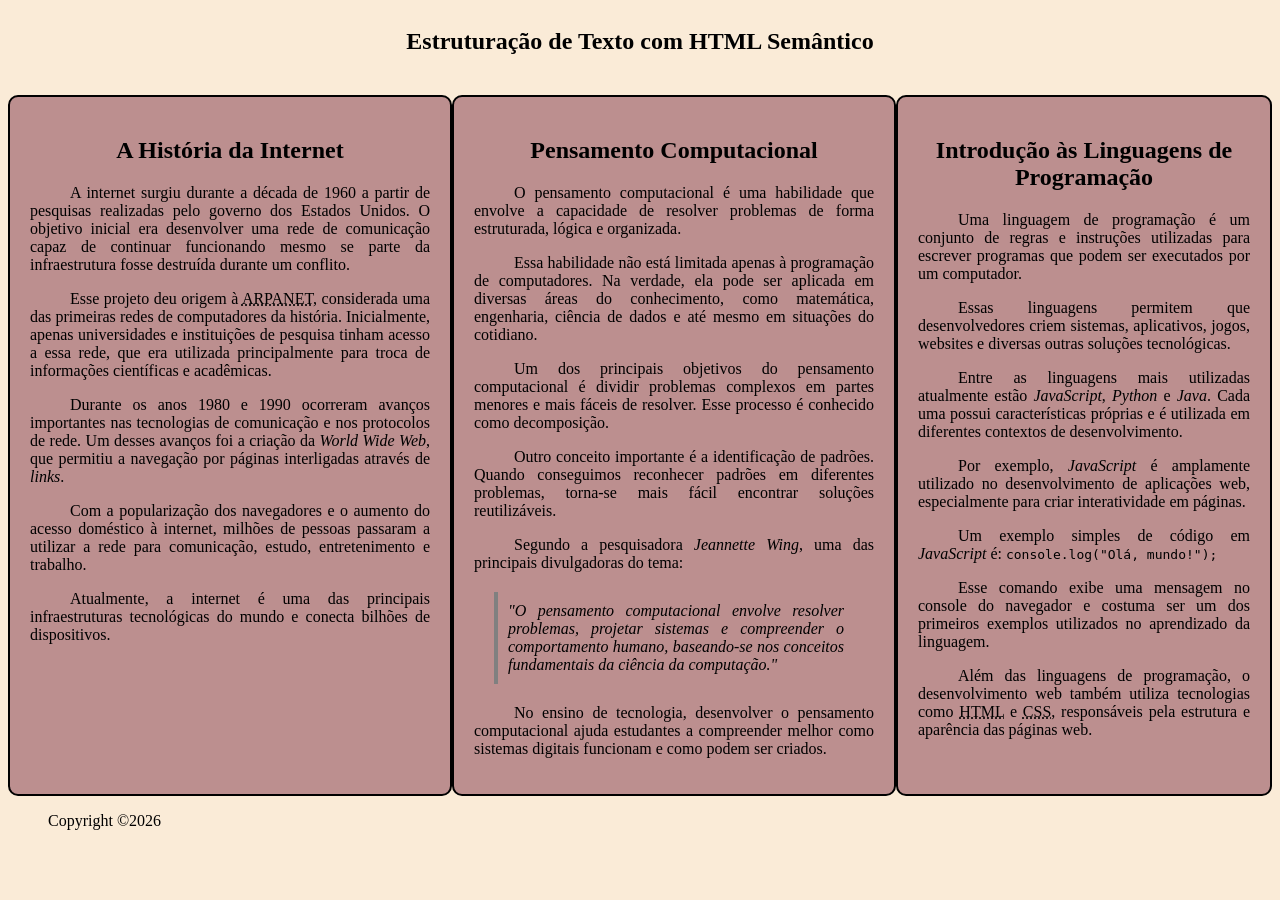
<file: exercicio 12-03/index.html>
<!DOCTYPE html>

<html lang="en">
    <head>
        <meta charset="UTF-8">
        <meta name="viewport" content="width=device-width, initial-scale=1.0">
        <title>Estruturação de Texto com HTML Semântico</title>
        <link rel="stylesheet" href="style.css">
    </head>
    <body>
        <main>
            <section>
                <h1>Estruturação de Texto com HTML Semântico</h1>
            </section>
            <section>
                <div class="box">
                    <article>
                        <h2>A História da Internet</h2>
                        <p>A internet surgiu durante a década de 1960 a partir de pesquisas realizadas pelo governo dos Estados Unidos. O objetivo inicial era desenvolver uma rede de comunicação capaz de continuar funcionando mesmo se parte da infraestrutura fosse destruída durante um conflito.</p>
                        <p>Esse projeto deu origem à <abbr title="Advanced Research Projects Agency Network">ARPANET</abbr>, considerada uma das primeiras redes de computadores da história. Inicialmente, apenas universidades e instituições de pesquisa tinham acesso a essa rede, que era utilizada principalmente para troca de informações científicas e acadêmicas.</p>
                        <p>Durante os anos 1980 e 1990 ocorreram avanços importantes nas tecnologias de comunicação e nos protocolos de rede. Um desses avanços foi a criação da <em>World Wide Web</em>, que permitiu a navegação por páginas interligadas através de <em>links</em>.</p>
                        <p>Com a popularização dos navegadores e o aumento do acesso doméstico à internet, milhões de pessoas passaram a utilizar a rede para comunicação, estudo, entretenimento e trabalho.</p>
                        <p>Atualmente, a internet é uma das principais infraestruturas tecnológicas do mundo e conecta bilhões de dispositivos.</p>
                    </article>
                </div>
                <div class="box">
                    <article>
                        <h2>Pensamento Computacional</h2>
                        <p>O pensamento computacional é uma habilidade que envolve a capacidade de resolver problemas de forma estruturada, lógica e organizada.</p>
                        <p>Essa habilidade não está limitada apenas à programação de computadores. Na verdade, ela pode ser aplicada em diversas áreas do conhecimento, como matemática, engenharia, ciência de dados e até mesmo em situações do cotidiano.</p>
                        <p>Um dos principais objetivos do pensamento computacional é dividir problemas complexos em partes menores e mais fáceis de resolver. Esse processo é conhecido como decomposição.</p>
                        <p>Outro conceito importante é a identificação de padrões. Quando conseguimos reconhecer padrões em diferentes problemas, torna-se mais fácil encontrar soluções reutilizáveis.</p>
                        <p>Segundo a pesquisadora <cite>Jeannette Wing</cite>, uma das principais divulgadoras do tema:</p>
                        <blockquote>"O pensamento computacional envolve resolver problemas, projetar sistemas e compreender o comportamento humano, baseando-se nos conceitos fundamentais da ciência da computação."</blockquote>
                        <p>No ensino de tecnologia, desenvolver o pensamento computacional ajuda estudantes a compreender melhor como sistemas digitais funcionam e como podem ser criados.</p>
                    </article>
                </div>
                <div class="box">
                    <article>
                        <h2>Introdução às Linguagens de Programação</h2>
                        <p>Uma linguagem de programação é um conjunto de regras e instruções utilizadas para escrever programas que podem ser executados por um computador.</p>
                        <p>Essas linguagens permitem que desenvolvedores criem sistemas, aplicativos, jogos, websites e diversas outras soluções tecnológicas.</p>
                        <p>Entre as linguagens mais utilizadas atualmente estão <em>JavaScript</em>, <em>Python</em> e <em>Java</em>. Cada uma possui características próprias e é utilizada em diferentes contextos de desenvolvimento.</p>
                        <p>Por exemplo, <em>JavaScript</em> é amplamente utilizado no desenvolvimento de aplicações web, especialmente para criar interatividade em páginas.</p>
                        <p>Um exemplo simples de código em <em>JavaScript</em> é: <code>console.log("Olá, mundo!");</code></p>
                        <p>Esse comando exibe uma mensagem no console do navegador e costuma ser um dos primeiros exemplos utilizados no aprendizado da linguagem.</p>
                        <p>Além das linguagens de programação, o desenvolvimento web também utiliza tecnologias como <abbr title="HyperText Markup Language">HTML</abbr> e <abbr title="Cascading Style Sheets">CSS</abbr>, responsáveis pela estrutura e aparência das páginas web.</p>
                    </article>
                </div>
            </section>
        </main>
    </body>
    <footer>
        <p>Copyright ©2026</p>
    </footer>
</html>
</file>
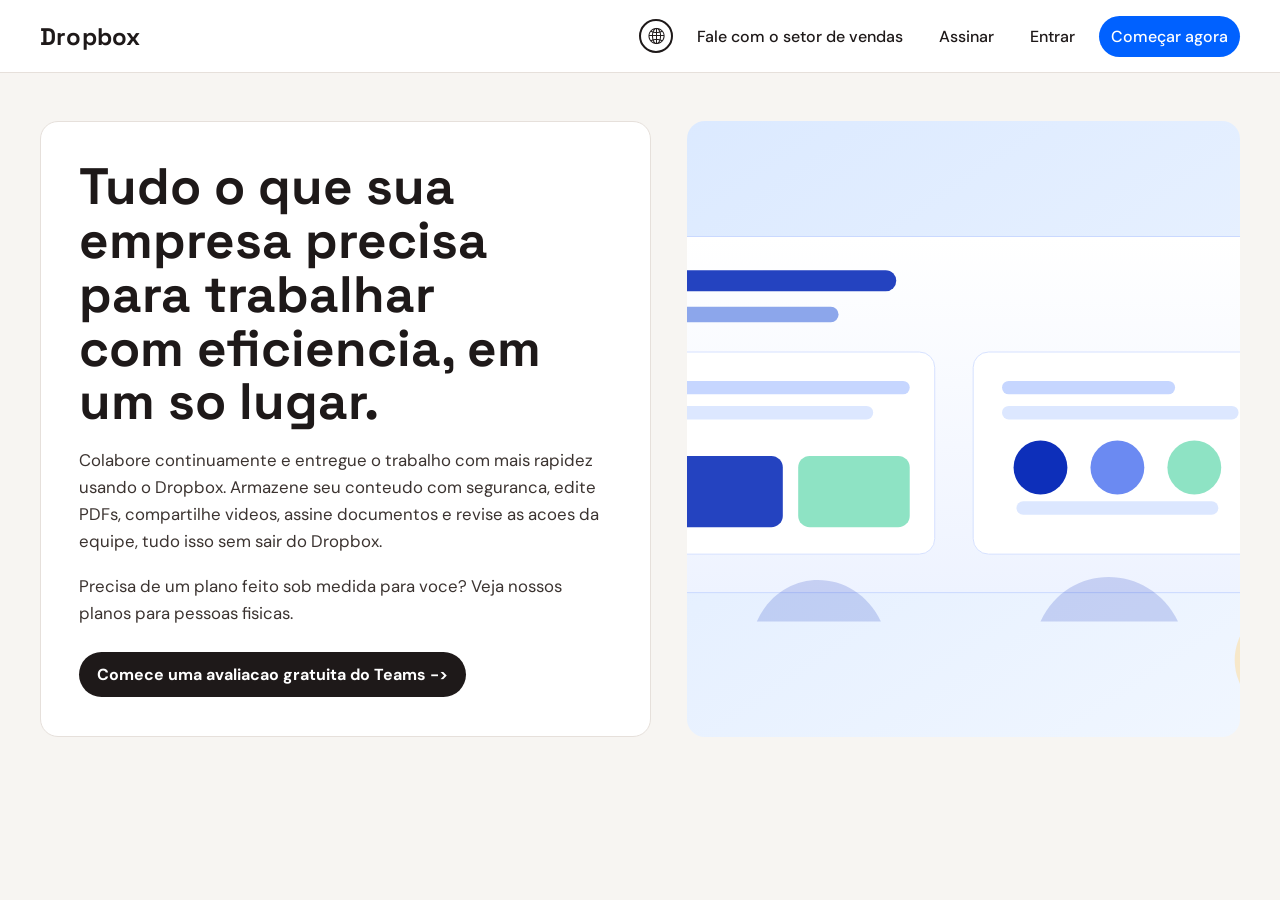
<file: exercicio 08-04/layout1/index.html>
<!DOCTYPE html>
<html lang="pt-BR">
    <head>
        <meta charset="UTF-8">
        <meta name="viewport" content="width=device-width, initial-scale=1.0">
        <title>Dropbox - Pagina em HTML e CSS</title>
        <link rel="preconnect" href="https://fonts.googleapis.com">
        <link rel="preconnect" href="https://fonts.gstatic.com" crossorigin>
        <link href="https://fonts.googleapis.com/css2?family=DM+Sans:wght@400;500;700&family=Space+Grotesk:wght@500;700&display=swap" rel="stylesheet">
        <link rel="stylesheet" href="https://cdn.jsdelivr.net/npm/bootstrap-icons@1.11.3/font/bootstrap-icons.min.css">
        <link rel="stylesheet" href="style.css">
    </head>
    <body>
        <div class="containerTopo">
            <header>
                <nav class="navbar">
                    <div class="logo">Dropbox</div>
                    <ul class="nav-links">
                        <li>
                            <a href="#" class="language-icon" aria-label="Idioma">
                                <i class="bi bi-globe2" aria-hidden="true"></i>
                            </a>
                        </li>
                        <li><a href="#">Fale com o setor de vendas</a></li>
                        <li><a href="#">Assinar</a></li>
                        <li><a href="#">Entrar</a></li>
                        <li><a href="#" class="cta-button">Começar agora</a></li>
                    </ul>
                </nav>
            </header>
        </div>
        <div class="containerPrincipal">
            <div class="conteudoPrincipal">
                <h1>Tudo o que sua empresa precisa para trabalhar com eficiencia, em um so lugar.</h1>
                <p>
                    Colabore continuamente e entregue o trabalho com mais rapidez usando o Dropbox.
                    Armazene seu conteudo com seguranca, edite PDFs, compartilhe videos, assine
                    documentos e revise as acoes da equipe, tudo isso sem sair do Dropbox.
                </p>
                <p>
                    Precisa de um plano feito sob medida para voce? Veja nossos planos para pessoas
                    fisicas.
                </p>
                <a href="#" class="btn">Comece uma avaliacao gratuita do Teams -></a>
            </div>
            <div class="imagemPrincipal">
                <img src="assets/hero-teams.svg" alt="Ilustracao de equipe colaborando" loading="eager">
            </div>
        </div>
    </body>
</html>
</file>
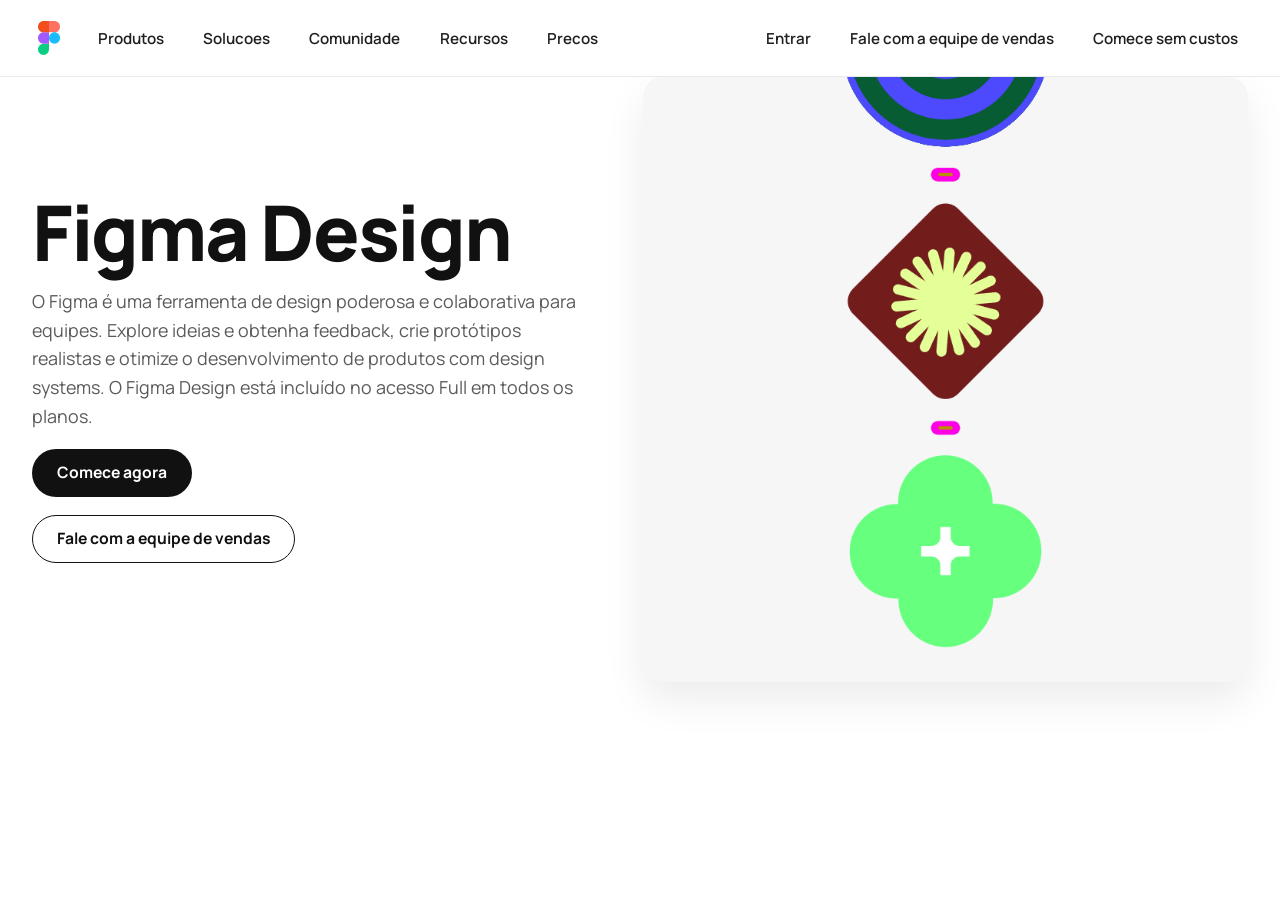
<file: exercicio 08-04/layout2/index.html>
<!DOCTYPE html>
<html lang="pt-BR">
    <head>
        <meta charset="UTF-8">
        <meta name="viewport" content="width=device-width, initial-scale=1.0">
        <title>Figma - Pagina em HTML e CSS</title>
        <link rel="stylesheet" href="style.css">
    </head>
    <body>
        <div class="containerTopo">
            <header>
                <nav class="navbar">
                    <a href="#" class="logo" aria-label="Figma">
                        <img src="assets/figma-logo.svg" alt="Logo Figma">
                    </a>
                    <div class="nav-esquerda">
                        <ul class="nav-links">
                            <li><a href="#">Produtos</a></li>
                            <li><a href="#">Solucoes</a></li>
                            <li><a href="#">Comunidade</a></li>
                            <li><a href="#">Recursos</a></li>
                            <li><a href="#">Precos</a></li>
                        </ul>
                    </div>
                    <div class="nav-direita">
                        <ul class="nav-links">
                            <li><a href="#">Entrar</a></li>
                            <li><a href="#">Fale com a equipe de vendas</a></li>
                            <li><a href="#">Comece sem custos</a></li>
                        </ul>
                    </div>
                </nav>
            </header>
        </div>
        <div class="containerPrincipal">
            <div class="conteudoPrincipal">
                <h1>Figma Design</h1>
                <p>
                    O Figma é uma ferramenta de design poderosa e colaborativa para equipes. Explore ideias e obtenha feedback, 
                    crie protótipos realistas e otimize o desenvolvimento de produtos com design systems. O Figma Design está 
                    incluído no acesso Full em todos os planos.
                </p>
                <a href="#" class="btn">Comece agora</a>
                <a href="#" class="btn">Fale com a equipe de vendas</a>
            </div>
            <div class="imagemPrincipal">
                <img src="assets/figma.png" alt="Ilustracao de equipe colaborando" loading="eager">
            </div>
        </div>
    </body>
</html>
</file>
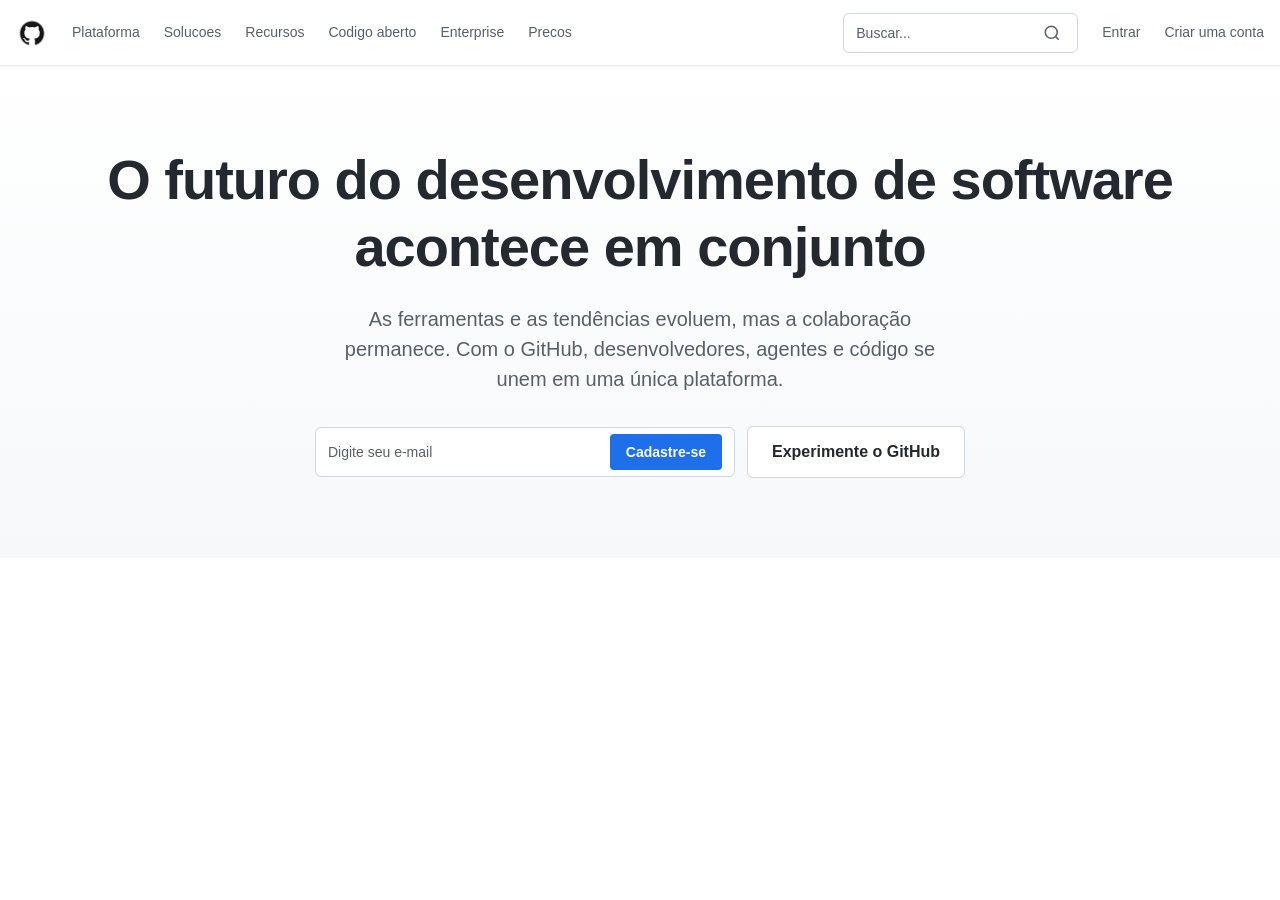
<file: exercicio 08-04/layout3/index.html>
<!DOCTYPE html>
<html lang="pt-BR">
    <head>
        <meta charset="UTF-8">
        <meta name="viewport" content="width=device-width, initial-scale=1.0">
        <title>GitHub - Pagina em HTML e CSS</title>
        <link rel="stylesheet" href="style.css">
    </head>
    <body>
        <div class="containerTopo">
            <header>
                <nav class="navbar">
                    <a href="#" class="logo" aria-label="Github">
                        <img src="assets/github-logo.png" alt="Logo Github">
                    </a>
                    <div class="nav-esquerda">
                        <ul class="nav-links">
                            <li><a href="#">Plataforma</a></li>
                            <li><a href="#">Solucoes</a></li>
                            <li><a href="#">Recursos</a></li>
                            <li><a href="#">Codigo aberto</a></li>
                            <li><a href="#">Enterprise</a></li>
                            <li><a href="#">Precos</a></li>
                        </ul>
                    </div>
                    <div class="nav-direita">
                        <form class="campoPesquisa">
                            <input type="search" placeholder="Buscar..." aria-label="Buscar">
                            <button type="submit" aria-label="Buscar">
                                <svg width="18" height="18" viewBox="0 0 24 24" fill="none" stroke="currentColor" stroke-width="2">
                                    <circle cx="11" cy="11" r="8"></circle>
                                    <path d="m21 21-4.35-4.35"></path>
                                </svg>
                            </button>
                        </form>
                        <ul class="nav-links">
                            <li><a href="#">Entrar</a></li>
                            <li><a href="#">Criar uma conta</a></li>
                        </ul>
                    </div>
                </nav>
            </header>
        </div>
        <div class="containerPrincipal">
            <h1>O futuro do desenvolvimento de software acontece em conjunto</h1>
            <p>
                As ferramentas e as tendências evoluem, mas a colaboração permanece. Com o GitHub, 
                desenvolvedores, agentes e código se unem em uma única plataforma.
            </p>
            <div class="cta-faixa">
                <form class="campoEmail">
                    <input type="email" placeholder="Digite seu e-mail" aria-label="Digite seu e-mail">
                    <button type="submit">Cadastre-se</button>
                </form>
                <a href="#" class="btn btn-secundario">Experimente o GitHub</a>
            </div>
        </div>
    </body>
</html>
</file>
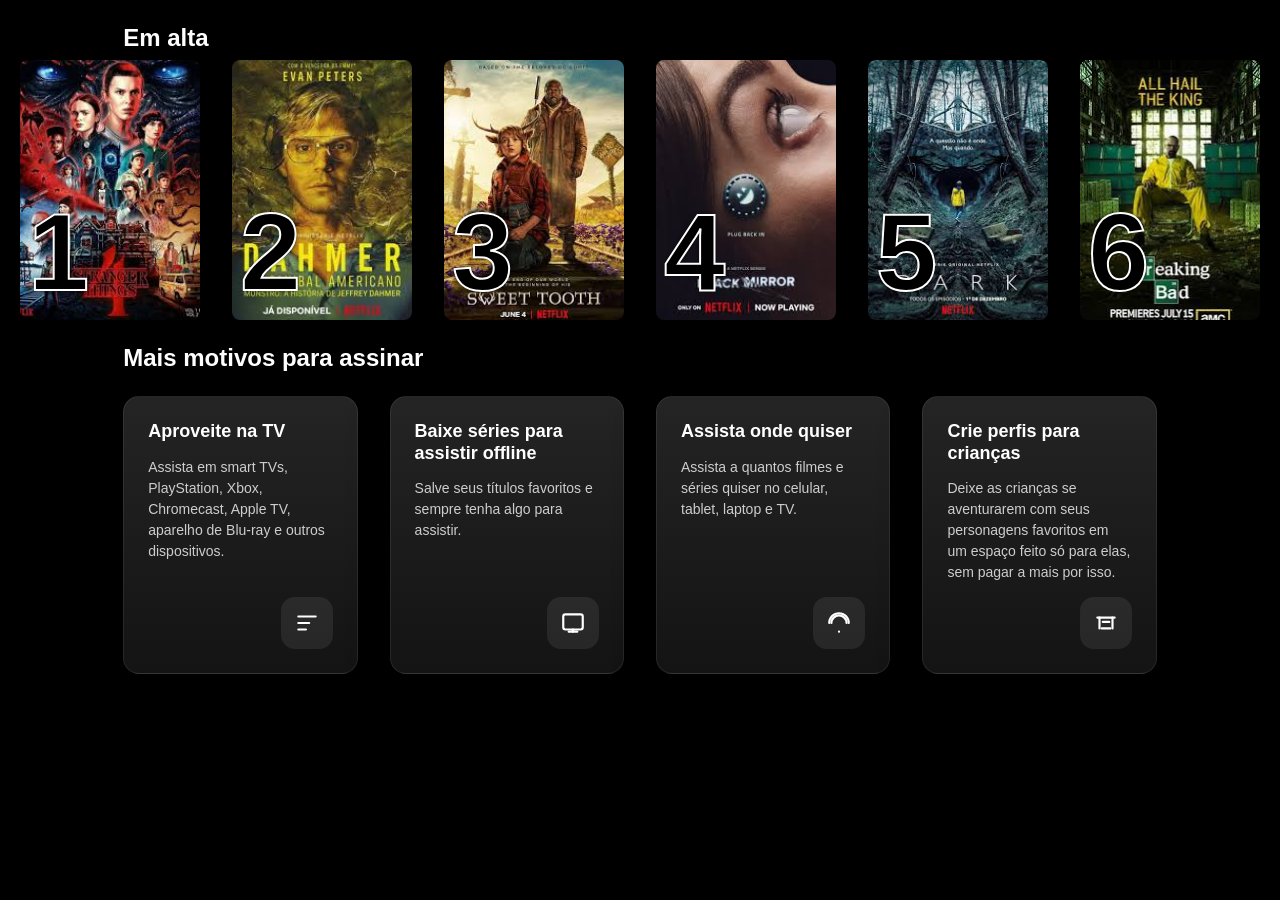
<file: exercicio 08-04/layout4/index.html>
<!DOCTYPE html>
<html lang="pt-BR">
    <head>
        <meta charset="UTF-8">
        <meta name="viewport" content="width=device-width, initial-scale=1.0">
        <title>Netflix - Página em HTML e CSS</title>
        <link rel="stylesheet" href="style.css">
    </head>
    <body>
        <div class="containerTopo">
            <header>
                <h2>Em alta</h2>
            </header>
        </div>
        <div class="containerPrincipal">
            <main>
                <div class="cards">
                    <div class="card">
                        <p class="numero">1</p>
                        <img src="assets/imagem1.jpg">
                    </div>
                    <div class="card">
                        <p class="numero">2</p>
                        <img src="assets/imagem2.jpg">
                    </div>
                    <div class="card">
                        <p class="numero">3</p>
                        <img src="assets/imagem3.jpg">
                    </div>
                    <div class="card">
                        <p class="numero">4</p>
                        <img src="assets/imagem4.jpg">
                    </div>
                    <div class="card">
                        <p class="numero">5</p>
                        <img src="assets/imagem5.jpg">
                    </div>
                    <div class="card">
                        <p class="numero">6</p>
                        <img src="assets/imagem6.jpg">
                    </div>
                </div>
            </main>
        </div>
        <div class="containerSecundario">
            <header>
                <h2>Mais motivos para assinar</h2>
            </header>
        </div>
        <div class="containerTerciario">
            <main>
                <div class="cardsBotao">
                    <article class="cardBotao">
                        <h3>Aproveite na TV</h3>
                        <p>Assista em smart TVs, PlayStation, Xbox, Chromecast, Apple TV, aparelho de Blu-ray e outros dispositivos.</p>
                        <span class="iconeBotao" aria-hidden="true">
                            <svg viewBox="0 0 24 24" fill="none" stroke="currentColor" stroke-width="2" stroke-linecap="round" stroke-linejoin="round">
                                <path d="M4 6h16"></path>
                                <path d="M4 12h10"></path>
                                <path d="M4 18h7"></path>
                            </svg>
                        </span>
                    </article>
                    <article class="cardBotao">
                        <h3>Baixe séries para assistir offline</h3>
                        <p>Salve seus títulos favoritos e sempre tenha algo para assistir.</p>
                        <span class="iconeBotao" aria-hidden="true">
                            <svg viewBox="0 0 24 24" fill="none" stroke="currentColor" stroke-width="2" stroke-linecap="round" stroke-linejoin="round">
                                <rect x="3" y="4" width="18" height="14" rx="2"></rect>
                                <path d="M8 20h8"></path>
                                <path d="M12 18v2"></path>
                            </svg>
                        </span>
                    </article>
                    <article class="cardBotao">
                        <h3>Assista onde quiser</h3>
                        <p>Assista a quantos filmes e séries quiser no celular, tablet, laptop e TV.</p>
                        <span class="iconeBotao" aria-hidden="true">
                            <svg viewBox="0 0 24 24" fill="none" stroke="currentColor" stroke-width="2" stroke-linecap="round" stroke-linejoin="round">
                                <path d="M5 12a7 7 0 0 1 14 0"></path>
                                <path d="M3 12a9 9 0 0 1 18 0"></path>
                                <path d="M12 20h.01"></path>
                            </svg>
                        </span>
                    </article>
                    <article class="cardBotao">
                        <h3>Crie perfis para crianças</h3>
                        <p>Deixe as crianças se aventurarem com seus personagens favoritos em um espaço feito só para elas, sem pagar a mais por isso.</p>
                        <span class="iconeBotao" aria-hidden="true">
                            <svg viewBox="0 0 24 24" fill="none" stroke="currentColor" stroke-width="2" stroke-linecap="round" stroke-linejoin="round">
                                <path d="M4 7h16"></path>
                                <path d="M6 7v10"></path>
                                <path d="M18 7v10"></path>
                                <path d="M8 17h8"></path>
                                <path d="M9 11h6"></path>
                            </svg>
                        </span>
                    </article>
                </div>
            </main>
        </div>
    </body>
</html>
</file>
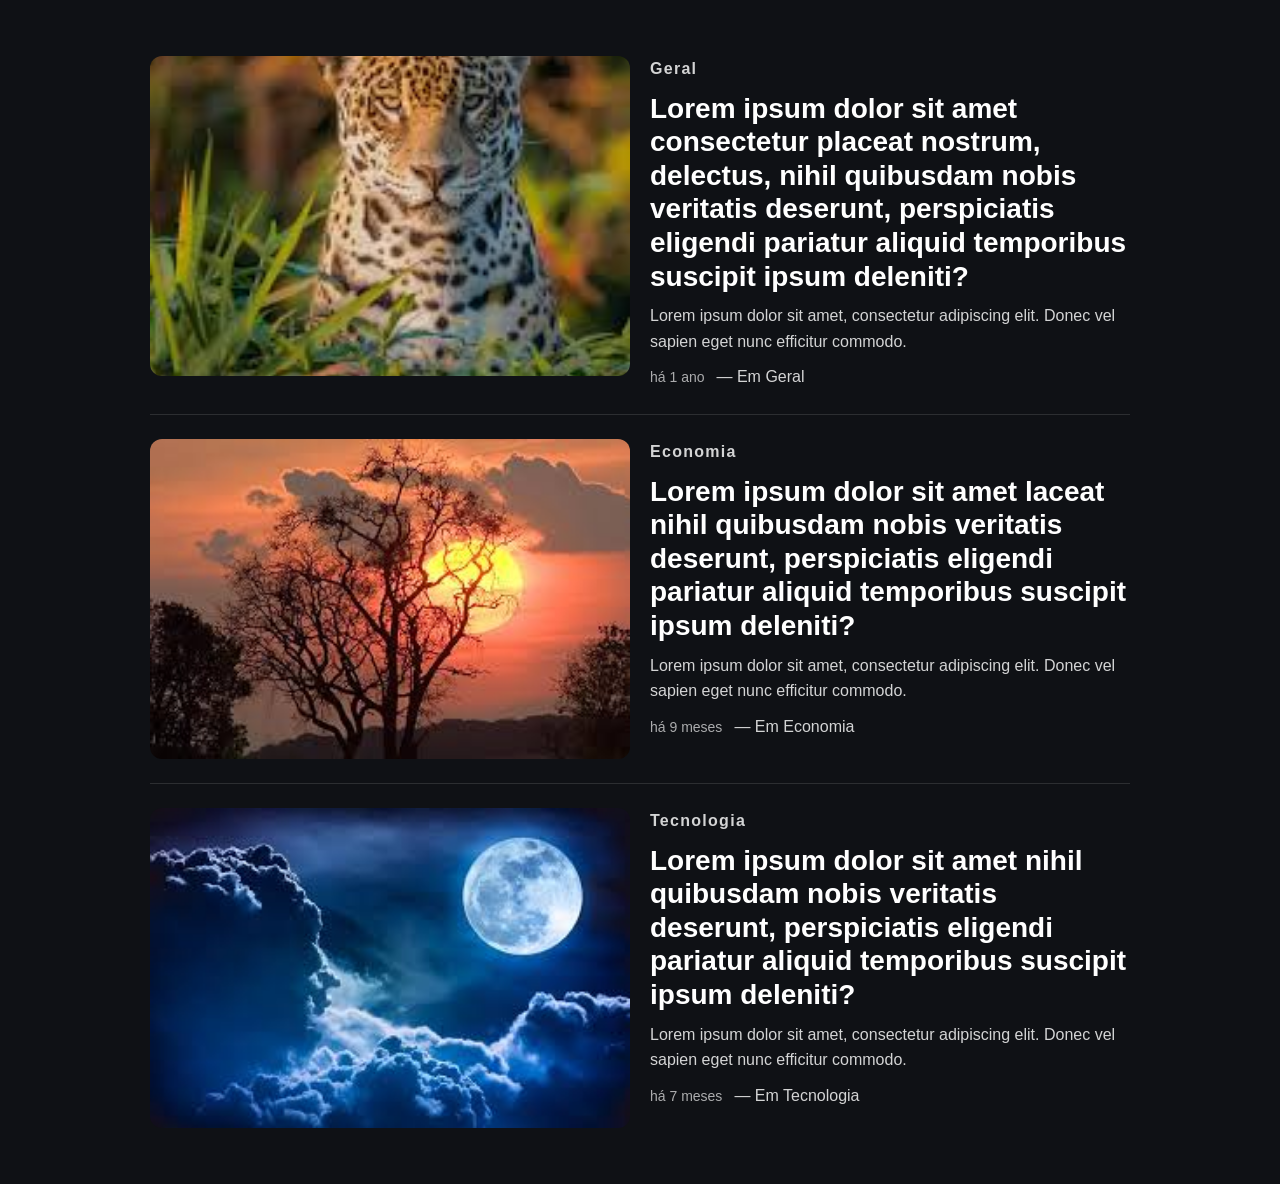
<file: exercicio 08-04/layout5/index.html>
<!DOCTYPE html>
<html lang="pt-BR">
    <head>
        <meta charset="UTF-8">
        <meta name="viewport" content="width=device-width, initial-scale=1.0">
        <title>Noticias - Página em HTML e CSS</title>
        <link rel="stylesheet" href="style.css">
    </head>
    <body>
        <div class="noticia">
            <div class="imagem">
                <img src="assets/images1.jpg" alt="Notícia 1">
            </div>
            <div class="conteudo">
                <p class="tipo">Geral</p>
                <h2>Lorem ipsum dolor sit amet consectetur placeat nostrum, delectus, nihil quibusdam nobis veritatis deserunt, perspiciatis eligendi pariatur aliquid temporibus suscipit ipsum deleniti?</h2>
                <p>Lorem ipsum dolor sit amet, consectetur adipiscing elit. Donec vel sapien eget nunc efficitur commodo.</p>
                <div class="meta">
                    <data class="data" datetime="2025-05-28"></data>
                    <p class="tipo-noticia"></p>
                </div>
            </div>
        </div>
        <div class="noticia">
            <div class="imagem">
                <img src="assets/images2.jpg" alt="Notícia 2">
            </div>
            <div class="conteudo">
                <p class="tipo">Economia</p>
                <h2>Lorem ipsum dolor sit amet laceat nihil quibusdam nobis veritatis deserunt, perspiciatis eligendi pariatur aliquid temporibus suscipit ipsum deleniti?</h2>
                <p>Lorem ipsum dolor sit amet, consectetur adipiscing elit. Donec vel sapien eget nunc efficitur commodo.</p>
                <div class="meta">
                    <data class="data" datetime="2026-03-01"></data>
                    <p class="tipo-noticia"></p>
                </div>
            </div>
        </div>
        <div class="noticia">
            <div class="imagem">
                <img src="assets/images3.jpg" alt="Notícia 3">
            </div>
            <div class="conteudo">
                <p class="tipo">Tecnologia</p>
                <h2>Lorem ipsum dolor sit amet nihil quibusdam nobis veritatis deserunt, perspiciatis eligendi pariatur aliquid temporibus suscipit ipsum deleniti?</h2>
                <p>Lorem ipsum dolor sit amet, consectetur adipiscing elit. Donec vel sapien eget nunc efficitur commodo.</p>
                <div class="meta">
                    <data class="data" datetime="2026-04-21"></data>
                    <p class="tipo-noticia"></p>
                </div>
            </div>
        </div>

        <script>
            function formatarTempoRelativo(dataIso) {
                const agora = new Date();
                const dataPublicacao = new Date(dataIso);

                if (Number.isNaN(dataPublicacao.getTime())) {
                    return "data inválida";
                }

                const diferencaMs = agora - dataPublicacao;
                const minutoMs = 60 * 1000;
                const horaMs = 60 * minutoMs;
                const diaMs = 24 * horaMs;
                const semanaMs = 7 * diaMs;
                const mesMs = 30 * diaMs;
                const anoMs = 365 * diaMs;

                if (diferencaMs < minutoMs) return "há instantes";

                if (diferencaMs < horaMs) {
                    const minutos = Math.floor(diferencaMs / minutoMs);
                    return minutos === 1 ? "há 1 minuto" : `há ${minutos} minutos`;
                }

                if (diferencaMs < diaMs) {
                    const horas = Math.floor(diferencaMs / horaMs);
                    return horas === 1 ? "há 1 hora" : `há ${horas} horas`;
                }

                if (diferencaMs < semanaMs) {
                    const dias = Math.floor(diferencaMs / diaMs);
                    return dias === 1 ? "há 1 dia" : `há ${dias} dias`;
                }

                if (diferencaMs < mesMs) {
                    const semanas = Math.floor(diferencaMs / semanaMs);
                    return semanas === 1 ? "há 1 semana" : `há ${semanas} semanas`;
                }

                if (diferencaMs < anoMs) {
                    const meses = Math.floor(diferencaMs / mesMs);
                    return meses === 1 ? "há 1 mês" : `há ${meses} meses`;
                }

                const anos = Math.floor(diferencaMs / anoMs);
                return anos === 1 ? "há 1 ano" : `há ${anos} anos`;
            }

            const datas = document.querySelectorAll(".data");
            datas.forEach((elementoData) => {
                const dataIso = elementoData.getAttribute("datetime");
                elementoData.textContent = formatarTempoRelativo(dataIso);
            });

            const noticias = document.querySelectorAll(".noticia");
            noticias.forEach((noticia) => {
                const tipo = noticia.querySelector(".tipo");
                const tipoNoticia = noticia.querySelector(".tipo-noticia");

                if (!tipo || !tipoNoticia) {
                    return;
                }

                tipoNoticia.textContent = `— Em ${tipo.textContent.trim()}`;
            });
        </script>
    </body>
</html>
</file>
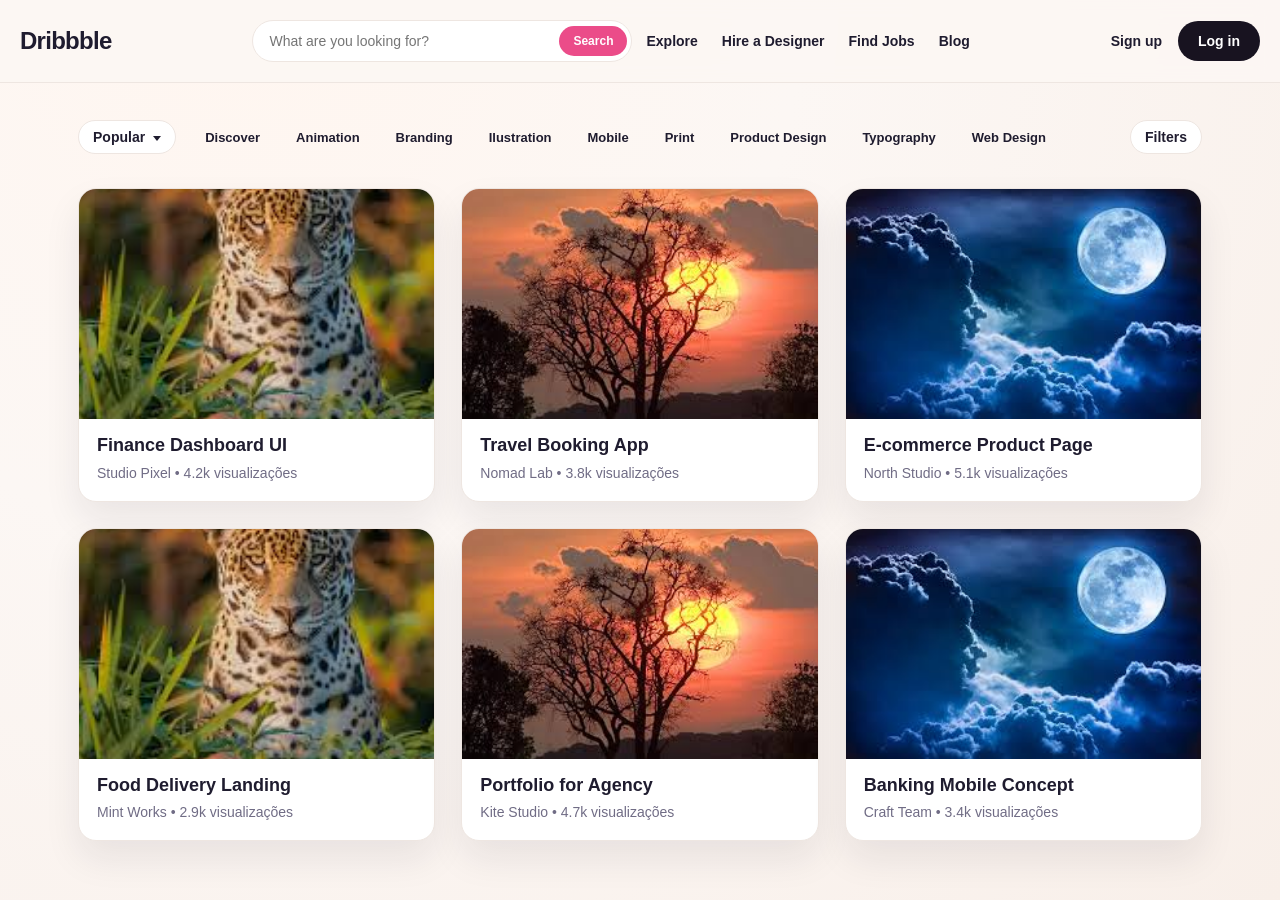
<file: exercicio 08-04/layout6/index.html>
<!DOCTYPE html>
<html lang="pt-BR">
    <head>
        <meta charset="UTF-8">
        <meta name="viewport" content="width=device-width, initial-scale=1.0">
        <title>Dribbble - Página em HTML e CSS</title>
        <link rel="stylesheet" href="style.css">
    </head>
    <body>
        <header>
            <div class="containerTopo">
                <a href="#" class="logo">Dribbble</a>
                <div class="centroTopo">
                    <form class="busca-topo" role="search">
                        <input type="search" placeholder="What are you looking for?">
                        <button type="submit" class="botao botao-rosa">Search</button>
                    </form>
                    <nav class="navbar">
                        <ul class="menu">
                            <li><a href="#">Explore</a></li>
                            <li><a href="#">Hire a Designer</a></li>
                            <li><a href="#">Find Jobs</a></li>
                            <li><a href="#">Blog</a></li>
                        </ul>
                    </nav>
                </div>
                <div class="acoes">
                    <a href="#" class="link-cadastro">Sign up</a>
                    <a href="#" class="botao botao-preto">Log in</a>
                </div>
            </div>
        </header>
        <main>
            <section class="filtros-section">
                <nav class="filtros">
                    <div class="dropdown">
                        <button type="button" aria-haspopup="true" aria-expanded="false">Popular</button>
                        <div class="dropdown-content">
                            <a href="#">Popular</a>
                            <a href="#">New & Noteworthy</a>
                        </div>
                    </div>
                    <ul class="menu">
                        <li><a href="#">Discover</a></li>
                        <li><a href="#">Animation</a></li>
                        <li><a href="#">Branding</a></li>
                        <li><a href="#">Ilustration</a></li>
                        <li><a href="#">Mobile</a></li>
                        <li><a href="#">Print</a></li>
                        <li><a href="#">Product Design</a></li>
                        <li><a href="#">Typography</a></li>
                        <li><a href="#">Web Design</a></li>
                    </ul>
                    <button class="listaFiltros">Filters</button>
                </nav>
            </section>
            <section class="shots">
                <article class="shot-card">
                    <img src="assets/images1.jpg" alt="Shot de interface 1">
                    <div class="shot-info">
                        <h3>Finance Dashboard UI</h3>
                        <p>Studio Pixel • 4.2k visualizações</p>
                    </div>
                </article>
                <article class="shot-card">
                    <img src="assets/images2.jpg" alt="Shot de interface 2">
                    <div class="shot-info">
                        <h3>Travel Booking App</h3>
                        <p>Nomad Lab • 3.8k visualizações</p>
                    </div>
                </article>
                <article class="shot-card">
                    <img src="assets/images3.jpg" alt="Shot de interface 3">
                    <div class="shot-info">
                        <h3>E-commerce Product Page</h3>
                        <p>North Studio • 5.1k visualizações</p>
                    </div>
                </article>
                <article class="shot-card">
                    <img src="assets/images1.jpg" alt="Shot de interface 4">
                    <div class="shot-info">
                        <h3>Food Delivery Landing</h3>
                        <p>Mint Works • 2.9k visualizações</p>
                    </div>
                </article>
                <article class="shot-card">
                    <img src="assets/images2.jpg" alt="Shot de interface 5">
                    <div class="shot-info">
                        <h3>Portfolio for Agency</h3>
                        <p>Kite Studio • 4.7k visualizações</p>
                    </div>
                </article>
                <article class="shot-card">
                    <img src="assets/images3.jpg" alt="Shot de interface 6">
                    <div class="shot-info">
                        <h3>Banking Mobile Concept</h3>
                        <p>Craft Team • 3.4k visualizações</p>
                    </div>
                </article>
            </section>
        </main>
    </body>
</html>
</file>
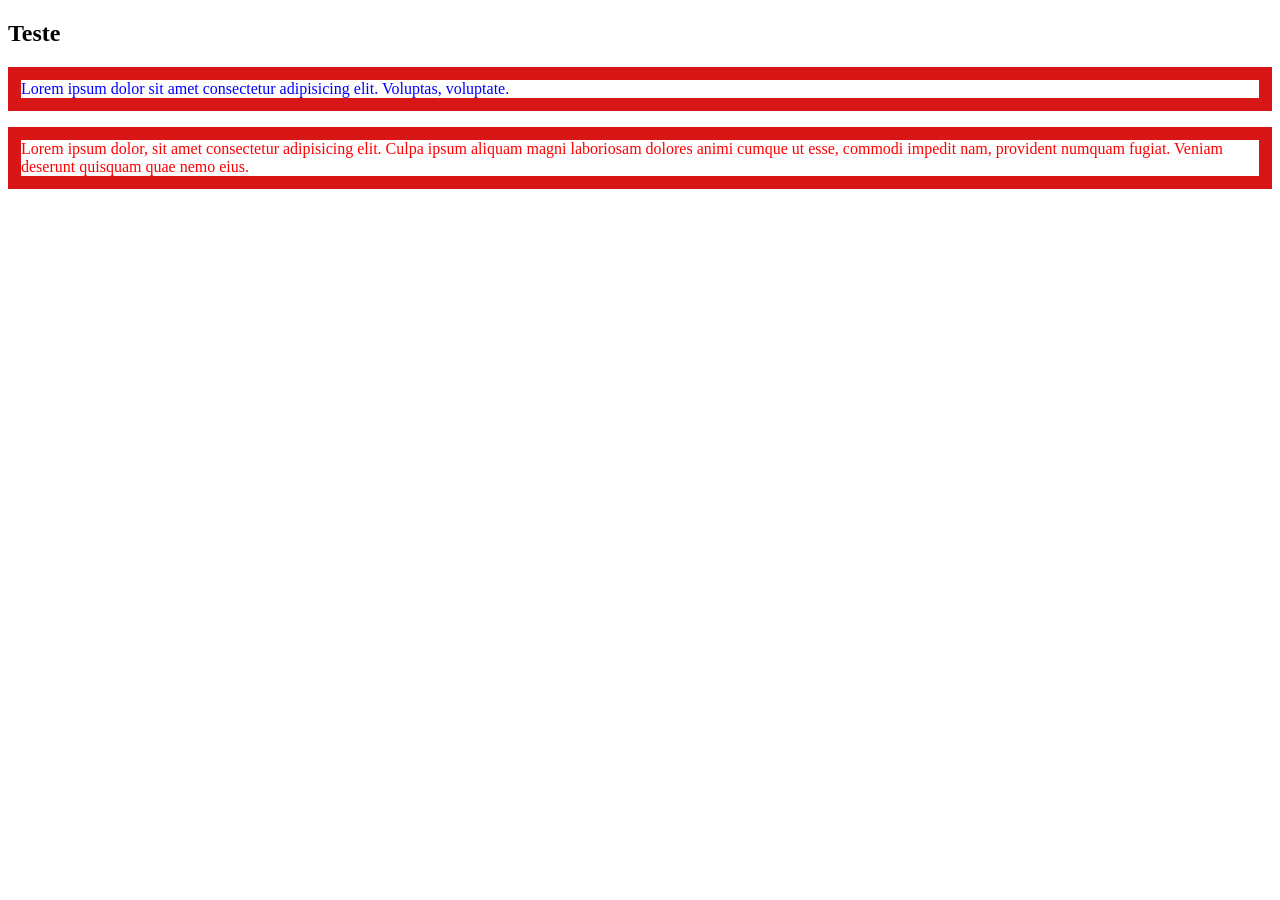
<file: exercicio 05-03/teste.html>
<!DOCTYPE html>

<html lang="pt-br">
    
<head>
    <meta charset="UTF-8">
    <meta http-equiv="X-UA-Compatible" content="IE=edge">
    <meta name="viewport" content="width=device-width, initial-scale=1.0">
    <title>Teste</title>

    <style>
        * p {
            color: red;
            border: 10pt solid rgb(216, 22, 22);
            
        }

        .p-paragrafo-azul {
            color: blue;
        }
    </style>
</head>

<body>
    <h2>Teste</h2>
    <p class="p-paragrafo-azul">Lorem ipsum dolor sit amet consectetur adipisicing elit. Voluptas, voluptate.</p>
    <p>Lorem ipsum dolor, sit amet consectetur adipisicing elit. Culpa ipsum aliquam magni laboriosam dolores animi cumque ut esse, commodi impedit nam, provident numquam fugiat. Veniam deserunt quisquam quae nemo eius.</p>
</body>

</html>
</file>
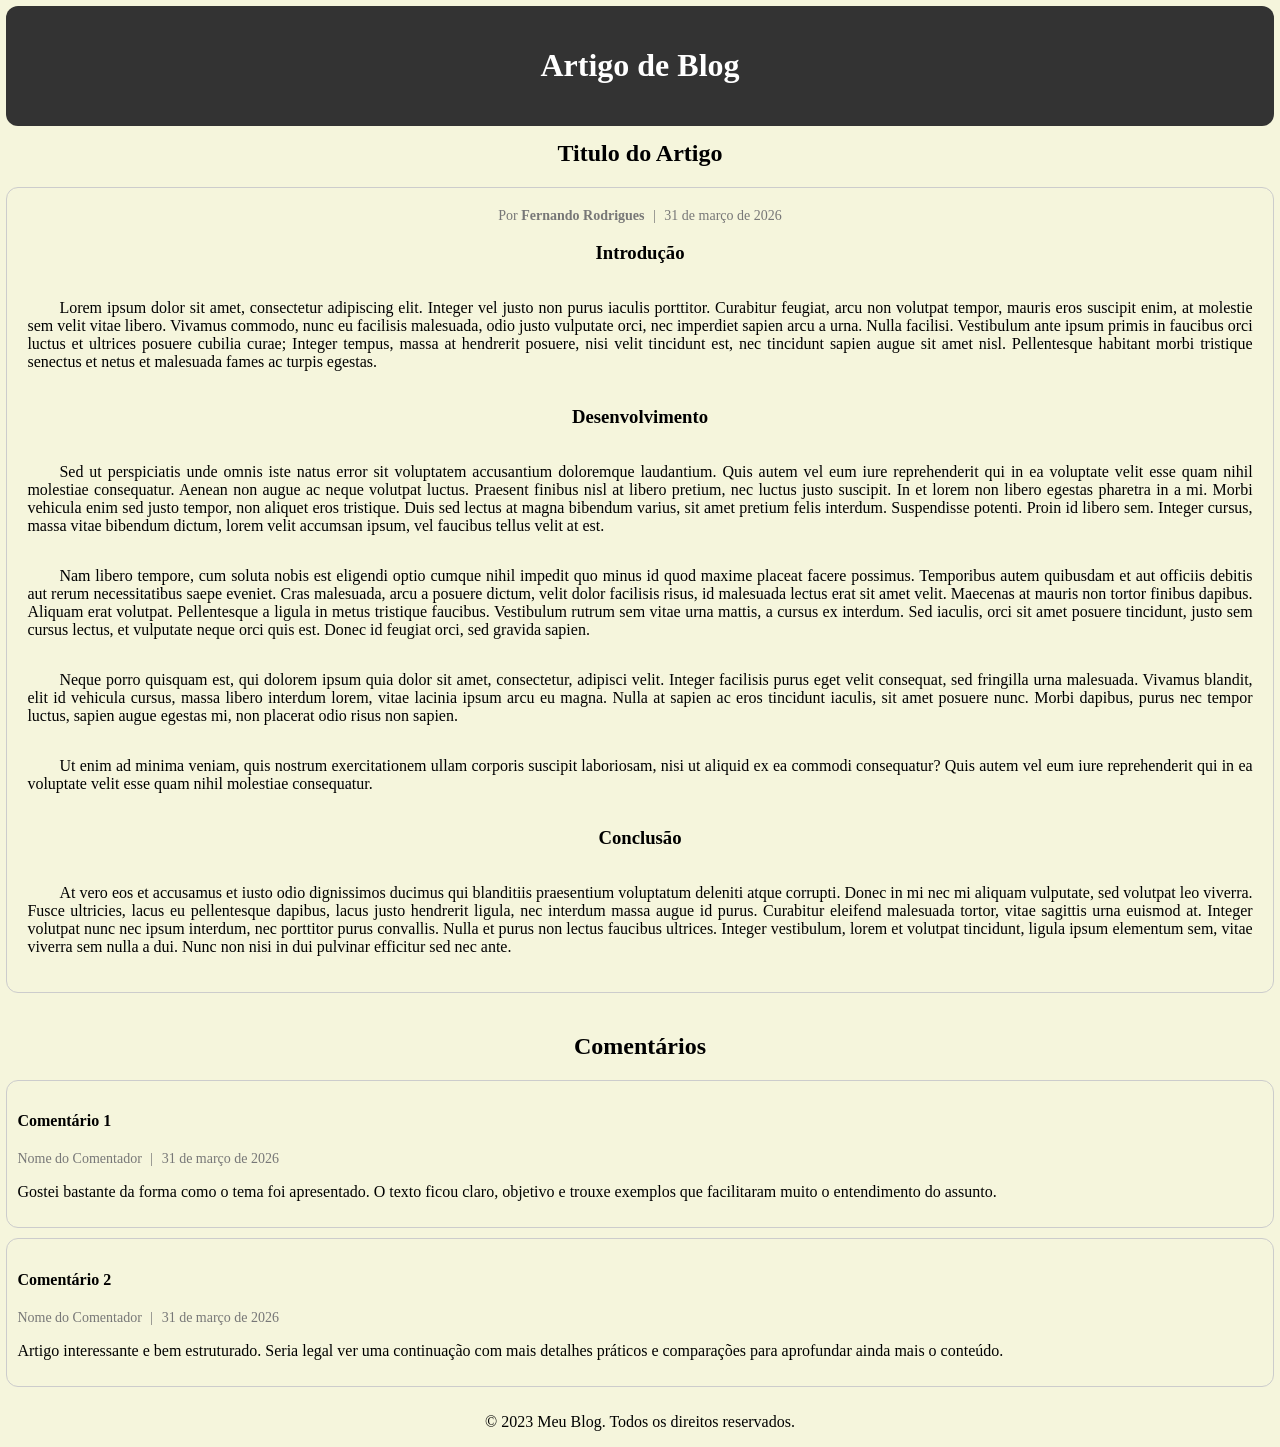
<file: exercicio 26-03/artigo-blog.html>
<!DOCTYPE html>
<html lang="pt-br">
    <head>
        <meta charset="UTF-8">
        <meta name="viewport" content="width=device-width, initial-scale=1.0">
        <title>Artigo de Blog</title>
        <link rel="stylesheet" href="style-artigo-blog.css">
    </head>
    <body>
        <header>
            <h1>Artigo de Blog</h1>
        </header>
        <main>
            <section>
                <h2>Titulo do Artigo</h2>
                <article>
                    <div class="info">
                        <span>Por <strong>Fernando Rodrigues</strong></span>
                        <span>|</span>
                        <time datetime="2026-03-31">31 de março de 2026</time>
                    </div>
                    <h3>Introdução</h3>
                    <p>Lorem ipsum dolor sit amet, consectetur adipiscing elit. Integer vel justo non purus iaculis porttitor. Curabitur feugiat, arcu non volutpat tempor, mauris eros suscipit enim, at molestie sem velit vitae libero. Vivamus commodo, nunc eu facilisis malesuada, odio justo vulputate orci, nec imperdiet sapien arcu a urna. Nulla facilisi. Vestibulum ante ipsum primis in faucibus orci luctus et ultrices posuere cubilia curae; Integer tempus, massa at hendrerit posuere, nisi velit tincidunt est, nec tincidunt sapien augue sit amet nisl. Pellentesque habitant morbi tristique senectus et netus et malesuada fames ac turpis egestas.</p>
                    <h3>Desenvolvimento</h3>
                    <p>Sed ut perspiciatis unde omnis iste natus error sit voluptatem accusantium doloremque laudantium. Quis autem vel eum iure reprehenderit qui in ea voluptate velit esse quam nihil molestiae consequatur. Aenean non augue ac neque volutpat luctus. Praesent finibus nisl at libero pretium, nec luctus justo suscipit. In et lorem non libero egestas pharetra in a mi. Morbi vehicula enim sed justo tempor, non aliquet eros tristique. Duis sed lectus at magna bibendum varius, sit amet pretium felis interdum. Suspendisse potenti. Proin id libero sem. Integer cursus, massa vitae bibendum dictum, lorem velit accumsan ipsum, vel faucibus tellus velit at est.</p>
                    <p>Nam libero tempore, cum soluta nobis est eligendi optio cumque nihil impedit quo minus id quod maxime placeat facere possimus. Temporibus autem quibusdam et aut officiis debitis aut rerum necessitatibus saepe eveniet. Cras malesuada, arcu a posuere dictum, velit dolor facilisis risus, id malesuada lectus erat sit amet velit. Maecenas at mauris non tortor finibus dapibus. Aliquam erat volutpat. Pellentesque a ligula in metus tristique faucibus. Vestibulum rutrum sem vitae urna mattis, a cursus ex interdum. Sed iaculis, orci sit amet posuere tincidunt, justo sem cursus lectus, et vulputate neque orci quis est. Donec id feugiat orci, sed gravida sapien.</p>
                    <p>Neque porro quisquam est, qui dolorem ipsum quia dolor sit amet, consectetur, adipisci velit. Integer facilisis purus eget velit consequat, sed fringilla urna malesuada. Vivamus blandit, elit id vehicula cursus, massa libero interdum lorem, vitae lacinia ipsum arcu eu magna. Nulla at sapien ac eros tincidunt iaculis, sit amet posuere nunc. Morbi dapibus, purus nec tempor luctus, sapien augue egestas mi, non placerat odio risus non sapien.</p>
                    <p>Ut enim ad minima veniam, quis nostrum exercitationem ullam corporis suscipit laboriosam, nisi ut aliquid ex ea commodi consequatur? Quis autem vel eum iure reprehenderit qui in ea voluptate velit esse quam nihil molestiae consequatur.</p>
                    <h3>Conclusão</h3>
                    <p>At vero eos et accusamus et iusto odio dignissimos ducimus qui blanditiis praesentium voluptatum deleniti atque corrupti. Donec in mi nec mi aliquam vulputate, sed volutpat leo viverra. Fusce ultricies, lacus eu pellentesque dapibus, lacus justo hendrerit ligula, nec interdum massa augue id purus. Curabitur eleifend malesuada tortor, vitae sagittis urna euismod at. Integer volutpat nunc nec ipsum interdum, nec porttitor purus convallis. Nulla et purus non lectus faucibus ultrices. Integer vestibulum, lorem et volutpat tincidunt, ligula ipsum elementum sem, vitae viverra sem nulla a dui. Nunc non nisi in dui pulvinar efficitur sed nec ante.</p>
                </article>
            </section>
            <section>
                <h2>Comentários</h2>
                <div class="comentario">
                    <h4>Comentário 1</h4>
                    <div class="info">
                        <span>Nome do Comentador</span>
                        <span>|</span>
                        <time datetime="2026-03-31">31 de março de 2026</time>
                    </div>
                    <p>Gostei bastante da forma como o tema foi apresentado. O texto ficou claro, objetivo e trouxe exemplos que facilitaram muito o entendimento do assunto.</p>
                </div>
                <div class="comentario">
                    <h4>Comentário 2</h4>
                    <div class="info">
                        <span>Nome do Comentador</span>
                        <span>|</span>
                        <time datetime="2026-03-31">31 de março de 2026</time>
                    </div>
                    <p>Artigo interessante e bem estruturado. Seria legal ver uma continuação com mais detalhes práticos e comparações para aprofundar ainda mais o conteúdo.</p>
                </div>
            </section>
        </main>
        <footer>
            <p>&copy; 2023 Meu Blog. Todos os direitos reservados.</p>
        </footer>
    </body>
</html>
</file>
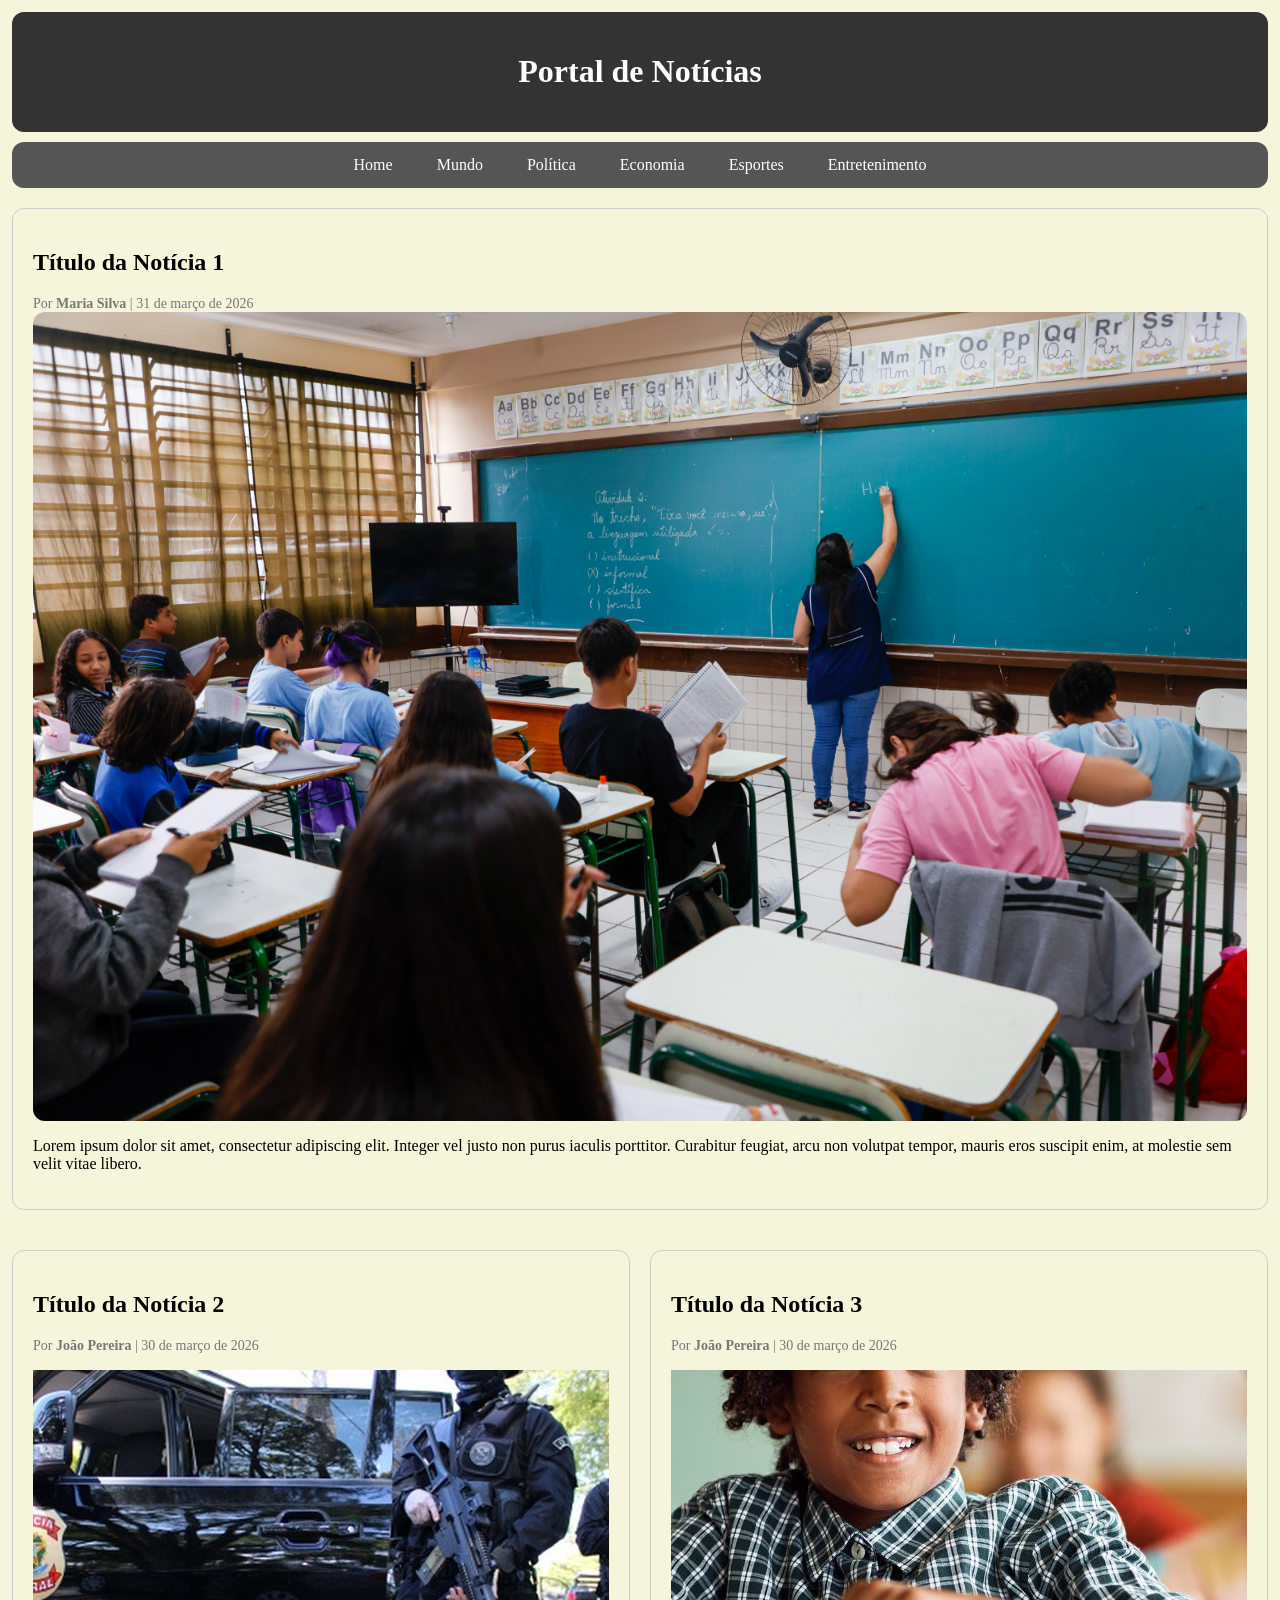
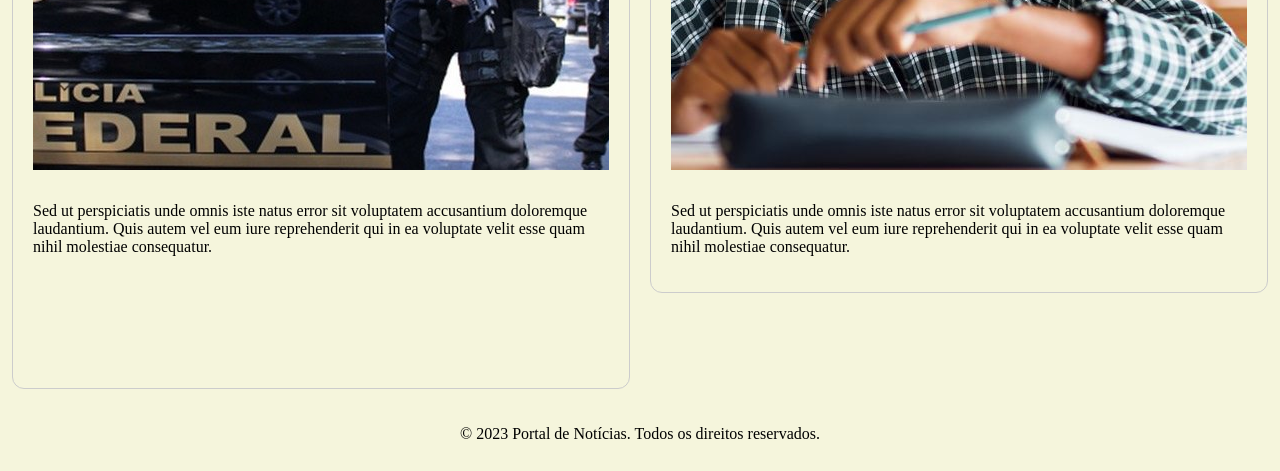
<file: exercicio 26-03/portal-noticias.html>
<!DOCTYPE html>
<html lang="pt-br">
    <head>
        <meta charset="UTF-8">
        <meta name="viewport" content="width=device-width, initial-scale=1.0">
        <title>Portal de Notícias</title>
        <link rel="stylesheet" href="style-portal-noticias.css">
    </head>
    <body>
        <header>
            <h1>Portal de Notícias</h1>
        </header>
        <main>
            <nav-bar>
                <ul>
                    <li><a href="#">Home</a></li>
                    <li><a href="#">Mundo</a></li>
                    <li><a href="#">Política</a></li>
                    <li><a href="#">Economia</a></li>
                    <li><a href="#">Esportes</a></li>
                    <li><a href="#">Entretenimento</a></li>
                </ul>
            </nav-bar>
            <div class="principal">
                <section class="noticia-principal">
                    <h2>Título da Notícia 1</h2>
                    <div class="info">
                        <span>Por <strong>Maria Silva</strong></span>
                        <span>|</span>
                        <time datetime="2026-03-31">31 de março de 2026</time>
                    </div>
                    <div class="imagem">
                        <img src="assets/escolas-antes-12.jpg" alt="Imagem da notícia">
                    </div>
                    <p>Lorem ipsum dolor sit amet, consectetur adipiscing elit. Integer vel justo non purus iaculis porttitor. Curabitur feugiat, arcu non volutpat tempor, mauris eros suscipit enim, at molestie sem velit vitae libero.</p>
                </section>
            </div>
            <section class="noticia-secundaria">
                <h2>Título da Notícia 2</h2>
                <div class="info">
                    <span>Por <strong>João Pereira</strong></span>
                    <span>|</span>
                    <time datetime="2026-03-30">30 de março de 2026</time>
                </div>
                <div class="imagem-secundaria">
                    <img src="assets/policia-federal.jpg" alt="Imagem da notícia">
                </div>
                <p>Sed ut perspiciatis unde omnis iste natus error sit voluptatem accusantium doloremque laudantium. Quis autem vel eum iure reprehenderit qui in ea voluptate velit esse quam nihil molestiae consequatur.</p>
                <p> </p>
                <p> </p>
                <p> </p>
            </section>
            <section class="noticia-secundaria">
                <h2>Título da Notícia 3</h2>
                <div class="info">
                    <span>Por <strong>João Pereira</strong></span>
                    <span>|</span>
                    <time datetime="2026-03-30">30 de março de 2026</time>
                </div>
                <div class="imagem-secundaria">
                    <img src="assets/10-fatores-para-escolher-uma-boa-escola.jpg" alt="Imagem da notícia">
                </div>
                <p>Sed ut perspiciatis unde omnis iste natus error sit voluptatem accusantium doloremque laudantium. Quis autem vel eum iure reprehenderit qui in ea voluptate velit esse quam nihil molestiae consequatur.</p>
            </section>
        </main>
        <footer>
            <p>&copy; 2023 Portal de Notícias. Todos os direitos reservados.</p>
        </footer>
    </body>
</file>
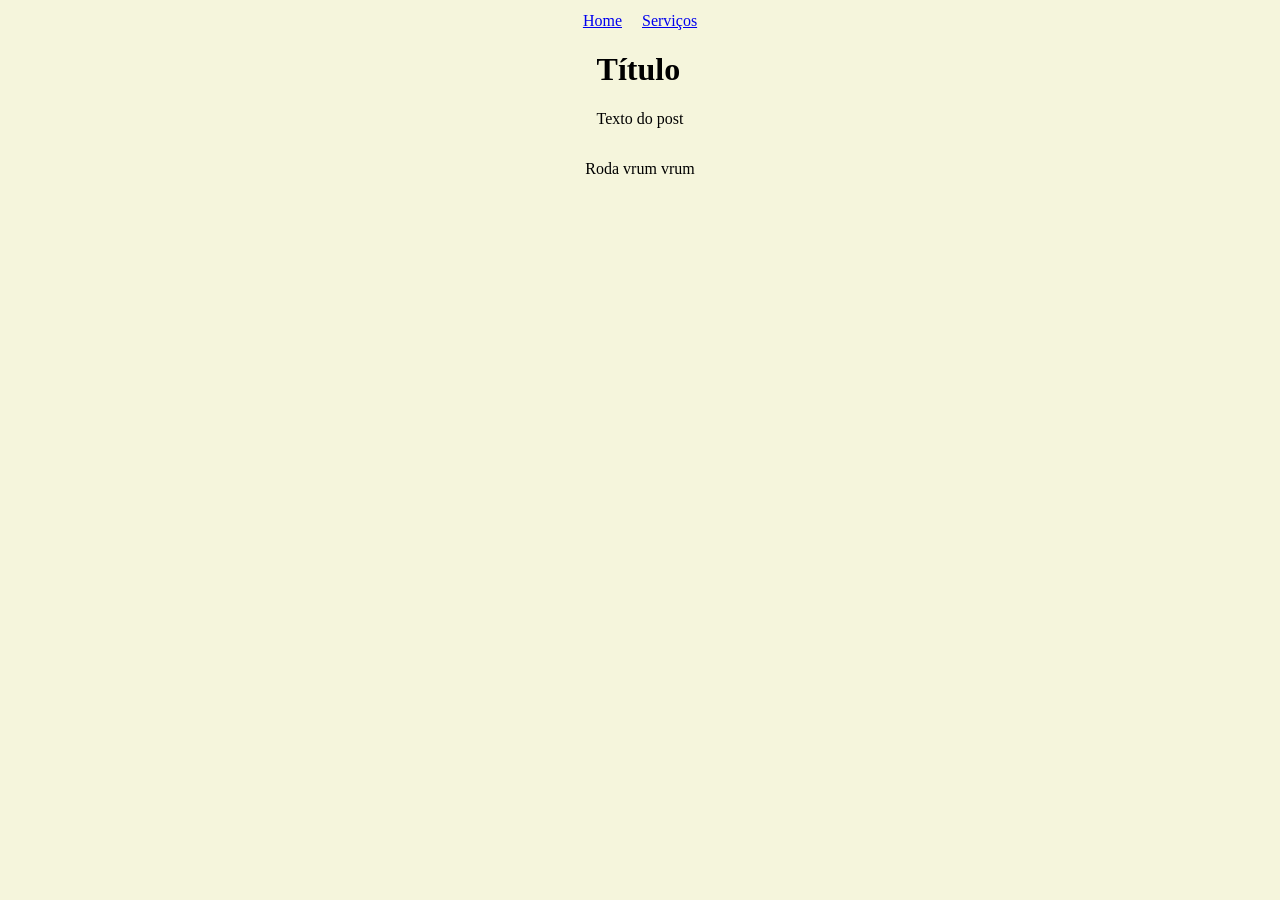
<file: exercicio 26-03/refatoracao.html>
<!DOCTYPE html>
<html lang="pt-br">
    <head>
        <meta charset="UTF-8">
        <meta name="viewport" content="width=device-width, initial-scale=1.0">
        <title>Refatoração</title>
        <link rel="stylesheet" href="style-refatoracao.css">
    </head>
    <body>
        <header>
            <nav>
                <ul>
                    <li><a href="#">Home</a></li>
                    <li><a href="#">Serviços</a></li>
                </ul>
            </nav>
        </header>

        <!-- <div id="x1">
            <div class="a b c">
                <span>
                    <span>
                        <a href="#" class="l1">Home</a>
                    </span>
                </span>
                <span>
                    <span>
                        <a href="#" class="l2">Serviços</a>
                    </span>
                </span>
            </div>
        </div> -->
        
        <main>
            <h1>Título</h1>
            <p>Texto do post</p>
        </main>

        <!-- <div id="x2">
            <div class="wrapper">
                <div class="box">
                    <div class="post">
                        <div class="inner">
                            <div>
                                <h1 class="t t1">Título</h1>
                            </div>
                            <div>
                                <p class="txt">Texto do post</p>
                            </div>
                        </div>
                    </div>
                </div>
            </div>
        </div> -->

        <footer>
            <p>Roda vrum vrum</p>
        </footer>

        <!-- <div id="x3">
            <div class="f1 f2">
                <div>
                    <span>
                        <p class="r">Roda vrum vrum</p>
                    </span>
                </div>
            </div>
        </div> -->

    </body>
</html>
</file>
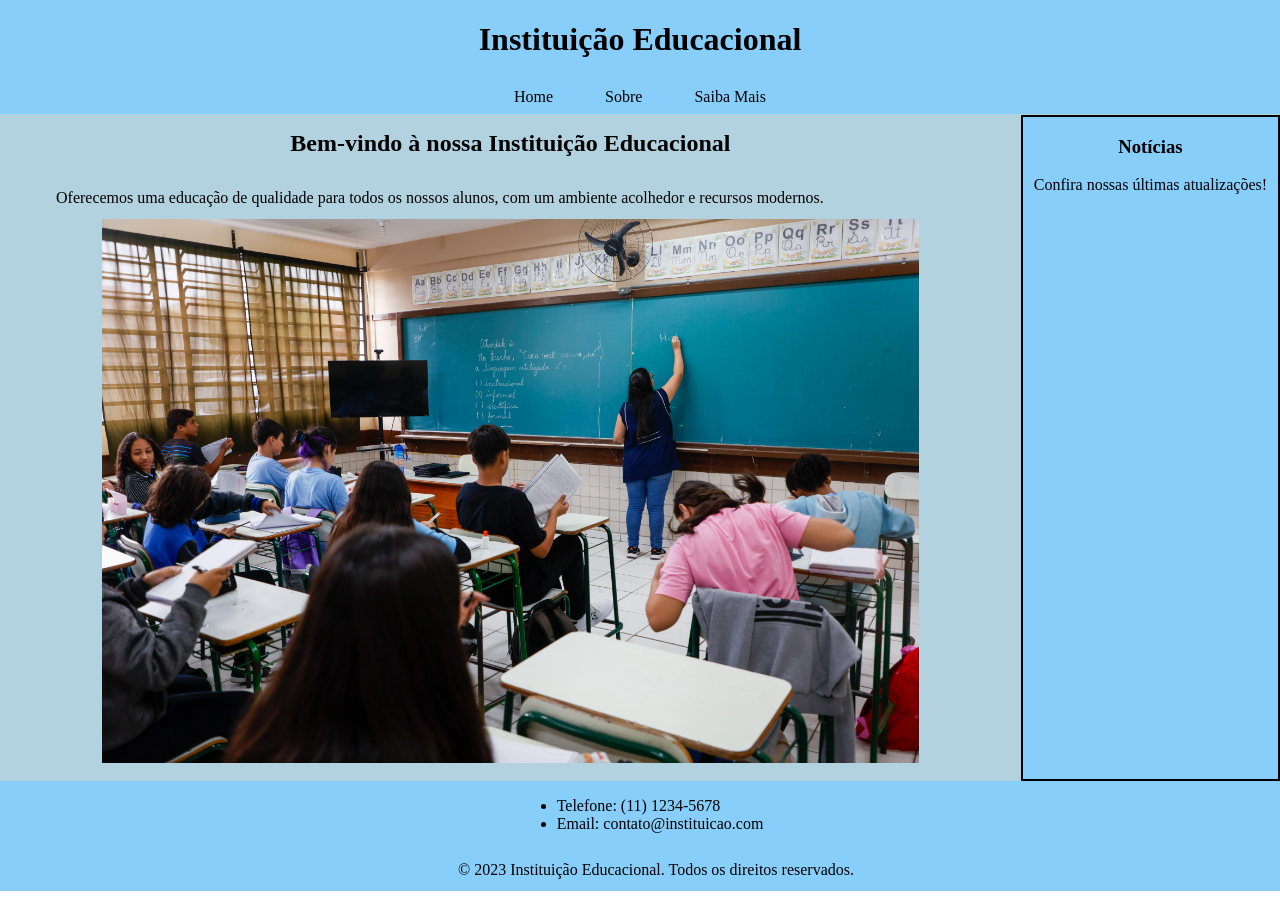
<file: exercicio 26-03/site-institucional.html>
<!DOCTYPE html>
<html lang="pt-br">
    <head>
        <meta charset="UTF-8">
        <meta name="viewport" content="width=device-width, initial-scale=1.0">
        <title>Instituição Educacional</title>
        <link rel="stylesheet" href="style-site-institucional.css">
    </head>
    <body>
        <header>
            <h1>Instituição Educacional</h1>
            <nav>
                <ul>
                    <li><a href="#titulo-home">Home</a></li>
                    <li><a href="#titulo-sobre">Sobre</a></li>
                    <li><a href="#titulo-saibamais">Saiba Mais</a></li>
                </ul>
            </nav>
        </header>
        <main>
            <div class="principal">
            <section id="home">
                <h2 id="titulo-home">Bem-vindo à nossa Instituição Educacional</h2>
                <p>Oferecemos uma educação de qualidade para todos os nossos alunos, com um ambiente acolhedor e recursos modernos.</p>
                <div class="imagem">
                    <img src="assets/escolas-antes-12.jpg" alt="Fachada de escola">
                </div>
            </section>
            <section id="sobre">
                <h2 id="titulo-sobre">Sobre Nós</h2>
                <p>Nossa instituição foi fundada em 1990 e desde então tem se dedicado a proporcionar uma educação de excelência. Contamos com uma equipe de professores altamente qualificados e uma infraestrutura completa para atender às necessidades dos nossos alunos.</p>
                <div class="imagem">
                    <img src="assets/10-fatores-para-escolher-uma-boa-escola.jpg" alt="Ambiente escolar">
                </div>
            </section>
            <section id="saibamais">
                <h2 id="titulo-saibamais">Saiba Mais</h2>
                <p>Descubra mais sobre nossas atividades e programas:</p>
                <ul>
                    <li><a href="#">Programa de Intercâmbio</a></li>
                    <li><a href="#">Projetos de Pesquisa</a></li>
                    <li><a href="#">Eventos e Atividades</a></li>
                </ul>
            </section>
            </div>
            <aside>
                <h3>Notícias</h3>
                <p>Confira nossas últimas atualizações!</p>
            </aside>
        </main>
        <footer>
            <ul>
                <li>Telefone: (11) 1234-5678</li>
                <li>Email: contato@instituicao.com</li>
            </ul>
            <p>&copy; 2023 Instituição Educacional. Todos os direitos reservados.</p>
        </footer>
    </body>
</html>
</file>
<file: exercicio 12-03/style.css>
html {
    height: 100vh;
    background-color: antiquewhite;
}

.box {
    border: 2px solid black;
    border-radius: 10px;
    padding: 20px;
    max-width: 400px;
    margin: 20px auto 0px;
    background-color: rosybrown;
}

article {
    display: block;
}

h1 {
    margin: 20px auto;
    text-align: center;
}

h2 {
    text-align: center;
}

p {
    text-align: justify;
    text-indent: 40px;
}

section {
    display: flex;
}

blockquote {
    font-style: italic;
    text-align: justify;
    margin: 20px;
    padding: 10px;
    border-left: 4px solid gray;
}
</file>
<file: exercicio 08-04/layout1/style.css>
* {
	margin: 0;
	padding: 0;
	box-sizing: border-box;
}

body {
	font-family: "DM Sans", sans-serif;
	background: #f7f5f2;
	color: #1e1919;
}

.containerTopo {
	width: 100%;
	background: #ffffff;
	border-bottom: 1px solid #e6e0db;
	position: sticky;
	top: 0;
	z-index: 20;
}

header {
	width: min(1200px, 96%);
	margin: 0 auto;
}

.navbar {
	min-height: 72px;
	display: flex;
	align-items: center;
	justify-content: space-between;
	gap: 12px;
}

.logo {
	font-family: "Space Grotesk", sans-serif;
	font-size: 1.5rem;
	font-weight: 700;
	letter-spacing: 0.01em;
}

.nav-links {
	list-style: none;
	display: flex;
	align-items: center;
	gap: 12px;
	flex-wrap: wrap;
}

.nav-links a {
	text-decoration: none;
	color: #1e1919;
	font-weight: 500;
	padding: 10px 12px;
	border-radius: 999px;
}

.nav-links a:hover {
	background: #f3efea;
}

.language-icon {
	width: 34px;
	height: 34px;
	border: 2px solid #1e1919;
	border-radius: 50%;
	display: inline-flex;
	align-items: center;
	justify-content: center;
	padding: 0;
}

.language-icon i {
	font-size: 1rem;
	line-height: 1;
}

.cta-button {
	background: #0061ff;
	color: #ffffff !important;
	font-weight: 700;
	padding: 11px 18px;
}

.cta-button:hover {
	background: #0051d8 !important;
}

.containerPrincipal {
	width: min(1200px, 96%);
	margin: 48px auto;
	display: grid;
	grid-template-columns: 1.05fr 0.95fr;
	gap: 36px;
	align-items: stretch;
}

.conteudoPrincipal {
	background: #ffffff;
	border: 1px solid #e6e0db;
	border-radius: 18px;
	padding: clamp(24px, 3vw, 40px);
	display: flex;
	flex-direction: column;
	justify-content: center;
	gap: 18px;
}

.conteudoPrincipal h1 {
	font-family: "Space Grotesk", sans-serif;
	font-size: clamp(2rem, 4vw, 3.35rem);
	font-weight: 700;
	line-height: 1.05;
	max-width: 14ch;
}

.conteudoPrincipal p {
	font-size: 1.05rem;
	line-height: 1.6;
	color: #3b3330;
	max-width: 54ch;
}

.btn {
	display: inline-block;
	text-decoration: none;
	color: #ffffff;
	background: #1e1919;
	padding: 12px 18px;
	border-radius: 999px;
	font-weight: 700;
	width: fit-content;
	margin-top: 8px;
}

.imagemPrincipal img {
	width: 100%;
	height: 100%;
	object-fit: cover;
	display: block;
	border-radius: 18px;
}

@media (max-width: 900px) {
	.containerPrincipal {
		grid-template-columns: 1fr;
		gap: 20px;
	}

	.navbar {
		padding: 8px 0;
	}

	.nav-links {
		gap: 8px;
	}

	.nav-links a {
		padding: 8px 10px;
		font-size: 0.95rem;
	}

	.conteudoPrincipal {
		padding: 20px;
	}

	.conteudoPrincipal h1 {
		max-width: 100%;
	}
}
</file>
<file: exercicio 08-04/layout2/style.css>
@import url("https://fonts.googleapis.com/css2?family=Manrope:wght@400;500;700;800&display=swap");

:root {
	--fg: #111111;
	--muted: #5a5a5a;
	--line: #e9e9e9;
	--bg: #ffffff;
}

* {
	margin: 0;
	padding: 0;
	box-sizing: border-box;
}

body {
	font-family: "Manrope", sans-serif;
	background: var(--bg);
	color: var(--fg);
}

.containerTopo {
	width: 100%;
	background: #fff;
	border-bottom: 1px solid var(--line);
	position: sticky;
	top: 0;
	z-index: 20;
}

header {
	width: min(1280px, 95%);
	margin: 0 auto;
}

.navbar {
	min-height: 76px;
	display: flex;
	align-items: center;
	justify-content: flex-start;
	gap: 20px;
}

.logo {
	display: inline-flex;
	align-items: center;
	justify-content: center;
	width: 34px;
	height: 34px;
	flex: 0 0 auto;
}

.nav-esquerda {
	margin-left: 2px;
}

.nav-direita {
	margin-left: auto;
}

.nav-direita .nav-links {
	justify-content: flex-end;
}

.logo img {
	width: 100%;
	height: 100%;
	object-fit: contain;
	display: block;
}

.nav-links {
	list-style: none;
	display: flex;
	align-items: center;
	gap: clamp(8px, 1.5vw, 20px);
	flex-wrap: wrap;
}

.nav-links a {
	text-decoration: none;
	color: #1f1f1f;
	font-size: 0.95rem;
	font-weight: 600;
	padding: 8px 10px;
	border-radius: 10px;
	transition: background-color 0.2s ease;
}

.nav-links a:hover {
	background: #f3f3f3;
}

.containerPrincipal {
	width: min(1280px, 95%);
	margin-inline: auto;
	margin-top: 0;
	margin-bottom: clamp(30px, 5vw, 72px);
	display: grid;
	grid-template-columns: minmax(320px, 1fr) minmax(360px, 1.08fr);
	gap: clamp(26px, 4vw, 60px);
	align-items: center;
}

.conteudoPrincipal {
	display: flex;
	flex-direction: column;
	align-items: flex-start;
	gap: 18px;
	max-width: 620px;
}

.conteudoPrincipal h1 {
	font-size: clamp(2.4rem, 6vw, 5.1rem);
	font-weight: 800;
	line-height: 0.95;
	letter-spacing: -0.03em;
}

.conteudoPrincipal p {
	font-size: clamp(1rem, 1.4vw, 1.15rem);
	line-height: 1.6;
	color: var(--muted);
	max-width: 56ch;
}

.btn {
	display: inline-flex;
	align-items: center;
	justify-content: center;
	text-decoration: none;
	font-size: 0.98rem;
	font-weight: 700;
	line-height: 1;
	padding: 0.95rem 1.5rem;
	border-radius: 999px;
	border: 1px solid transparent;
	transition: transform 0.18s ease, background-color 0.18s ease, color 0.18s ease;
}

.btn:hover {
	transform: translateY(-1px);
}

.conteudoPrincipal .btn:first-of-type {
	background: #111111;
	color: #ffffff;
}

.conteudoPrincipal .btn:first-of-type:hover {
	background: #2a2a2a;
}

.conteudoPrincipal .btn + .btn {
	background: #ffffff;
	color: #111111;
	border-color: #111111;
}

.conteudoPrincipal .btn + .btn:hover {
	background: #f5f5f5;
}

.imagemPrincipal {
	position: relative;
	border-radius: 20px;
	overflow: hidden;
	background: #f6f6f6;
	box-shadow: 0 18px 40px rgba(0, 0, 0, 0.08);
}

.imagemPrincipal img {
	width: 100%;
	height: 100%;
	min-height: 420px;
	object-fit: cover;
	display: block;
}

@media (max-width: 1024px) {
	.containerPrincipal {
		grid-template-columns: 1fr;
		align-items: start;
	}

	.conteudoPrincipal {
		max-width: 100%;
	}
}

@media (max-width: 700px) {
	.navbar {
		padding: 10px 0;
		align-items: flex-start;
		gap: 10px;
	}

	.nav-esquerda {
		margin-left: 0;
	}

	.nav-direita {
		margin-left: 0;
	}

	.nav-links {
		gap: 4px;
	}

	.nav-links a {
		font-size: 0.9rem;
		padding: 7px 9px;
	}

	.conteudoPrincipal h1 {
		line-height: 1;
	}

	.imagemPrincipal img {
		min-height: 300px;
	}
}
</file>
<file: exercicio 08-04/layout3/style.css>
* {
    margin: 0;
    padding: 0;
    box-sizing: border-box;
}

:root {
    --cor-fundo: #ffffff;
    --cor-fundo-secundario: #f6f8fa;
    --cor-texto: #24292f;
    --cor-texto-secundario: #57606a;
    --cor-cinza-claro: #eaeef2;
    --cor-cinza: #d0d7de;
    --cor-cinza-escuro: #30363d;
    --cor-destaque: #1f6feb;
    --cor-destaque-hover: #388bfd;
    --cor-roxo: #7928ca;
    --cor-roxo-claro: #c084fc;
    --fonte-principal: -apple-system, BlinkMacSystemFont, 'Segoe UI', 'Helvetica Neue', sans-serif;
    --transicao: all 0.3s ease;
}

body {
    font-family: var(--fonte-principal);
    background-color: var(--cor-fundo);
    color: var(--cor-texto);
    line-height: 1.6;
    font-size: 14px;
}

.containerTopo {
    background-color: var(--cor-fundo);
    border-bottom: 1px solid var(--cor-cinza-claro);
    position: sticky;
    top: 0;
    z-index: 100;
    box-shadow: 0 1px 3px rgba(0, 0, 0, 0.05);
}

header {
    padding: 0 16px;
}

.navbar {
    display: flex;
    align-items: center;
    justify-content: space-between;
    max-width: 1280px;
    margin: 0 auto;
    height: 65px;
    gap: 24px;
}

.logo {
    display: flex;
    align-items: center;
    text-decoration: none;
    flex-shrink: 0;
}

.logo img {
    width: 32px;
    height: 32px;
    object-fit: contain;
    transition: var(--transicao);
}

.logo:hover img {
    transform: scale(1.05);
}

.nav-esquerda {
    flex: 1;
}

.nav-links {
    display: flex;
    list-style: none;
    gap: 24px;
    align-items: center;
}

.nav-links a {
    color: var(--cor-texto-secundario);
    text-decoration: none;
    font-size: 14px;
    font-weight: 500;
    transition: var(--transicao);
    padding: 6px 0;
    border-bottom: 2px solid transparent;
}

.nav-links a:hover {
    color: var(--cor-texto);
    border-bottom-color: var(--cor-destaque);
}

.nav-direita {
    display: flex;
    align-items: center;
    gap: 24px;
}

.campoPesquisa {
    display: inline-flex;
    align-items: center;
    border: 1px solid var(--cor-cinza);
    border-radius: 6px;
    padding: 6px 12px;
    gap: 8px;
    background-color: var(--cor-fundo);
    transition: var(--transicao);
    max-width: 240px;
}

.campoPesquisa:focus-within {
    border-color: var(--cor-destaque);
    box-shadow: 0 0 0 3px rgba(31, 111, 235, 0.1);
}

.campoPesquisa input {
    border: none;
    background: none;
    outline: none;
    font-family: var(--fonte-principal);
    font-size: 14px;
    color: var(--cor-texto);
    flex: 1;
    min-width: 120px;
}

.campoPesquisa input::placeholder {
    color: var(--cor-texto-secundario);
}

.campoPesquisa button {
    background: none;
    border: none;
    cursor: pointer;
    display: flex;
    align-items: center;
    justify-content: center;
    padding: 4px;
    color: var(--cor-texto-secundario);
    transition: var(--transicao);
}

.campoPesquisa button:hover {
    color: var(--cor-destaque);
}

.containerPrincipal {
    background: linear-gradient(180deg, var(--cor-fundo) 0%, var(--cor-fundo-secundario) 100%);
    padding: 80px 16px;
    text-align: center;
    max-width: 1280px;
    margin: 0 auto;
}

.containerPrincipal h1 {
    font-size: 56px;
    font-weight: 700;
    line-height: 1.2;
    color: var(--cor-texto);
    margin-bottom: 24px;
    letter-spacing: -1px;
}

.containerPrincipal p {
    font-size: 20px;
    color: var(--cor-texto-secundario);
    margin-bottom: 32px;
    max-width: 600px;
    margin-left: auto;
    margin-right: auto;
    line-height: 1.5;
}

.cta-faixa {
    display: flex;
    align-items: center;
    justify-content: center;
    gap: 12px;
    flex-wrap: wrap;
    margin-top: 8px;
}

.campoEmail {
    display: inline-flex;
    align-items: center;
    border: 1px solid var(--cor-cinza);
    border-radius: 6px;
    padding: 6px 12px;
    gap: 8px;
    background-color: var(--cor-fundo);
    transition: var(--transicao);
    min-width: 320px;
    max-width: 420px;
    width: 100%;
}

.campoEmail:focus-within {
    border-color: var(--cor-destaque);
    box-shadow: 0 0 0 3px rgba(31, 111, 235, 0.1);
}

.campoEmail input {
    border: none;
    background: none;
    outline: none;
    font-family: var(--fonte-principal);
    font-size: 14px;
    color: var(--cor-texto);
    flex: 1;
    min-width: 0;
}

.campoEmail input::placeholder {
    color: var(--cor-texto-secundario);
}

.campoEmail button {
    border: none;
    background-color: var(--cor-destaque);
    color: #ffffff;
    border-radius: 4px;
    padding: 10px 16px;
    font-family: var(--fonte-principal);
    font-size: 14px;
    font-weight: 600;
    cursor: pointer;
    transition: var(--transicao);
    white-space: nowrap;
}

.campoEmail button:hover {
    background-color: var(--cor-destaque-hover);
    box-shadow: 0 4px 12px rgba(31, 111, 235, 0.2);
}

.containerPrincipal a.btn {
    display: inline-block;
    padding: 12px 24px;
    border-radius: 6px;
    text-decoration: none;
    font-weight: 600;
    font-size: 16px;
    transition: var(--transicao);
    border: 1px solid transparent;
    cursor: pointer;
    text-align: center;
}

.containerPrincipal a.btn.btn-secundario {
    background-color: var(--cor-fundo);
    color: var(--cor-texto);
    border-color: var(--cor-cinza);
}

.containerPrincipal a.btn.btn-secundario:hover {
    border-color: var(--cor-cinza-escuro);
    background-color: var(--cor-fundo-secundario);
}

section {
    padding: 60px 16px;
    max-width: 1280px;
    margin: 0 auto;
    border-top: 1px solid var(--cor-cinza-claro);
}

section h2 {
    font-size: 40px;
    font-weight: 700;
    margin-bottom: 24px;
    color: var(--cor-texto);
}

section p {
    font-size: 16px;
    color: var(--cor-texto-secundario);
    line-height: 1.6;
}

footer {
    background-color: var(--cor-fundo-secundario);
    border-top: 1px solid var(--cor-cinza-claro);
    padding: 40px 16px;
    margin-top: 60px;
}

footer .container {
    max-width: 1280px;
    margin: 0 auto;
    display: grid;
    grid-template-columns: repeat(auto-fit, minmax(180px, 1fr));
    gap: 24px;
}

footer h4 {
    font-size: 14px;
    font-weight: 600;
    color: var(--cor-texto);
    margin-bottom: 12px;
}

footer ul {
    list-style: none;
}

footer ul li {
    margin-bottom: 8px;
}

footer ul a {
    color: var(--cor-texto-secundario);
    text-decoration: none;
    font-size: 13px;
    transition: var(--transicao);
}

footer ul a:hover {
    color: var(--cor-destaque);
    text-decoration: underline;
}

footer .footer-bottom {
    text-align: center;
    border-top: 1px solid var(--cor-cinza-claro);
    padding-top: 24px;
    margin-top: 24px;
    color: var(--cor-texto-secundario);
    font-size: 13px;
}

@media (max-width: 768px) {
    .navbar {
        gap: 12px;
    }

    .nav-links {
        gap: 12px;
    }

    .nav-direita {
        gap: 12px;
    }

    .containerPrincipal h1 {
        font-size: 36px;
    }

    .containerPrincipal p {
        font-size: 16px;
    }

    .cta-faixa {
        flex-direction: column;
        align-items: stretch;
    }

    .campoEmail {
        min-width: 0;
        max-width: none;
    }

    .containerPrincipal a.btn {
        display: block;
        width: 100%;
    }

    section h2 {
        font-size: 28px;
    }
}

@media (max-width: 640px) {
    .nav-esquerda {
        display: none;
    }

    .navbar {
        justify-content: space-between;
    }

    .containerPrincipal {
        padding: 40px 16px;
    }

    .containerPrincipal h1 {
        font-size: 24px;
    }

    .containerPrincipal p {
        font-size: 14px;
    }

    section {
        padding: 40px 16px;
    }

    footer .container {
        grid-template-columns: 1fr;
    }
}
</file>
<file: exercicio 08-04/layout4/style.css>
* {
	margin: 0;
	padding: 0;
	box-sizing: border-box;
}

body {
	background-color: #000000;
	color: #ffffff;
	font-family: Arial, sans-serif;
}

.containerTopo {
    background-color: #000000;
	width: 95%;
	margin: 24px auto 0;
	display: flex;
	justify-content: flex-start;
}

.containerTopo header {
	width: 85%;
	margin: 0 auto;
	text-align: left;
}

.containerPrincipal,
.containerSecundario {
    width: 95%;
	margin: 24px auto 0;
    display: flex;
    justify-content: center;
}

.containerTerciario {
	width: 95%;
	margin: 24px auto 0;
	display: flex;
	justify-content: center;
}

.containerPrincipal {
	margin-top: 8px;
}

.containerPrincipal main {
	width: 80%;
	position: relative;
}

.containerSecundario header {
	width: 85%;
	margin: 0 auto;
	text-align: left;
}

.containerTerciario main {
	width: 85%;
}

.cards {
	display: flex;
	gap: 32px;
	align-items: center;
	justify-content: center;
	width: 100%;
}

.card {
	flex: 0 0 auto;
	position: relative;
}

.numero {
	position: absolute;
	left: 8px;
	bottom: 24px;
	text-align: left;
	font-size: 110px;
	font-weight: 900;
	line-height: 0.8;
	color: #000000;
	-webkit-text-stroke: 2px #ffffff;
	text-shadow: 0 0 4px rgba(0, 0, 0, 0.8);
	pointer-events: none;
	z-index: 2;
}

.card img {
	display: block;
	width: 180px;
	height: 260px;
	object-fit: cover;
	border-radius: 8px;
}

.cardsBotao {
	display: grid;
	grid-template-columns: repeat(4, minmax(0, 1fr));
	gap: 32px;
	width: 100%;
	/* margin-top: 16px; */
}

.cardBotao {
	display: flex;
	flex-direction: column;
	gap: 14px;
	padding: 24px;
	min-height: 220px;
	background: linear-gradient(180deg, rgba(38, 38, 38, 0.95), rgba(20, 20, 20, 0.98));
	border: 1px solid rgba(255, 255, 255, 0.08);
	border-radius: 16px;
	box-shadow: 0 18px 40px rgba(0, 0, 0, 0.35);
}

.iconeBotao {
	display: inline-flex;
	align-items: center;
	justify-content: center;
	align-self: flex-end;
	margin-top: auto;
	width: 52px;
	height: 52px;
	border-radius: 14px;
	background: rgba(255, 255, 255, 0.08);
	color: #ffffff;
}

.iconeBotao svg {
	width: 26px;
	height: 26px;
}

.cardBotao h3 {
	font-size: 18px;
	line-height: 1.2;
	color: #ffffff;
}

.cardBotao p {
	font-size: 14px;
	line-height: 1.5;
	color: rgba(255, 255, 255, 0.78);
}

@media (max-width: 1100px) {
	.cardsBotao {
		grid-template-columns: repeat(2, minmax(0, 1fr));
	}
}

@media (max-width: 640px) {
	.containerTop, .containerPrincipal, .containerSecundario, .containerTerciario {
		width: 92%;
	}

	.containerTopo header,
	.containerSecundario header,
	.containerTerciario main,
	.containerPrincipal main {
		width: 100%;
	}

	.cardsBotao {
		grid-template-columns: 1fr;
	}

	.cardBotao {
		min-height: 0;
	}
}
</file>
<file: exercicio 08-04/layout5/style.css>
* {
	margin: 0;
	padding: 0;
	box-sizing: border-box;
}

body {
	font-family: Arial, sans-serif;
	background: #0f1115;
	color: #ffffff;
	padding: 32px 20px;
}

.noticia {
	display: flex;
	align-items: flex-start;
	gap: 20px;
	max-width: 980px;
	margin: 0 auto;
	padding: 24px 0;
	border-bottom: 1px solid rgba(255, 255, 255, 0.12);
}

.noticia:last-of-type {
	border-bottom: none;
}

.imagem {
	flex: 0 0 480px;
}

.imagem img {
	display: block;
	width: 100%;
	height: 320px;
	object-fit: cover;
	border-radius: 12px;
}

.conteudo {
	flex: 1;
	display: flex;
	flex-direction: column;
	gap: 10px;
}

.tipo {
	font-size: 13px;
	font-weight: 700;
	letter-spacing: 0.08em;
	color: #8ab4ff;
}

.conteudo h2 {
	font-size: 28px;
	line-height: 1.2;
}

.conteudo p {
	font-size: 16px;
	line-height: 1.6;
	color: rgba(255, 255, 255, 0.82);
}

.meta {
	display: flex;
	align-items: baseline;
	gap: 12px;
	flex-wrap: wrap;
	font-family: Arial, sans-serif;
	font-size: 14px;
	line-height: 1.4;
	color: rgba(255, 255, 255, 0.65);
}

.data,
.tipo-noticia {
	font-family: inherit;
	font-size: inherit;
	line-height: inherit;
	font-weight: 400;
	font-style: normal;
	color: inherit;
}

@media (max-width: 720px) {
	body {
		padding: 20px 14px;
	}

	.noticia {
		flex-direction: column;
		gap: 14px;
	}

	.imagem {
		flex-basis: auto;
		width: 100%;
	}

	.imagem img {
		height: 220px;
	}

	.conteudo h2 {
		font-size: 24px;
	}
}
</file>
<file: exercicio 08-04/layout6/style.css>
* {
	margin: 0;
	padding: 0;
	box-sizing: border-box;
}

:root {
	--fundo: #fcf7f4;
	--fundo-cartao: #ffffff;
	--texto: #1f1c2f;
	--texto-suave: #706c85;
	--borda: #eee6e1;
	--acento: #eb4c89;
	--acento-escuro: #d73d77;
	--escuro: #181320;
}

body {
	font-family: "Plus Jakarta Sans", sans-serif;
	background: radial-gradient(circle at 20% 0%, #fff6f0 0%, var(--fundo) 40%, #f8efe9 100%);
	color: var(--texto);
	min-height: 100vh;
	padding-top: 92px;
}

header {
	position: fixed;
	top: 0;
	left: 0;
	width: 100%;
	z-index: 1000;
	background: rgba(252, 247, 244, 0.92);
	backdrop-filter: blur(10px);
	border-bottom: 1px solid var(--borda);
}

.containerTopo {
	max-width: none;
	margin: 0 auto;
	padding: 20px 20px;
	display: grid;
	grid-template-columns: auto 1fr auto;
	align-items: center;
	gap: 16px;
}

.centroTopo {
	display: flex;
	align-items: center;
	justify-content: center;
	gap: 14px;
	justify-self: center;
	min-width: 0;
}

.navbar {
	display: flex;
	align-items: center;
	justify-content: center;
}

.logo {
	font-family: "Sora", sans-serif;
	font-size: 24px;
	font-weight: 700;
	color: var(--texto);
	text-decoration: none;
	letter-spacing: -0.03em;
}

.menu {
	list-style: none;
	display: flex;
	align-items: center;
	gap: 24px;
}

.menu a {
	text-decoration: none;
	color: var(--texto);
	font-weight: 600;
	font-size: 14px;
}

.menu a:hover {
	color: var(--acento);
}

.acoes {
	display: flex;
	align-items: center;
	gap: 16px;
	justify-self: end;
}

.link-cadastro {
	color: var(--texto);
	text-decoration: none;
	font-weight: 700;
	font-size: 14px;
}

.botao {
	text-decoration: none;
	border: none;
	border-radius: 999px;
	padding: 12px 20px;
	font-weight: 700;
	font-size: 14px;
	cursor: pointer;
	transition: transform 0.2s ease, background-color 0.2s ease;
}

.botao:hover {
	transform: translateY(-1px);
}

.botao-preto {
	background: var(--escuro);
	color: #ffffff;
}

.botao-rosa {
	background: var(--acento);
	color: #ffffff;
}

.botao-rosa:hover {
	background: var(--acento-escuro);
}

.busca-topo {
	width: min(380px, 40vw);
	background: var(--fundo-cartao);
	border: 1px solid var(--borda);
	border-radius: 999px;
	padding: 4px;
	display: flex;
	align-items: center;
	gap: 8px;
}

.busca-topo input {
	flex: 1;
	border: none;
	outline: none;
	background: transparent;
	padding: 8px 12px;
	font-size: 14px;
	color: var(--texto);
	font-family: "Plus Jakarta Sans", sans-serif;
}

.busca-topo .botao {
	padding: 8px 14px;
	font-size: 12px;
}

main {
	max-width: 1180px;
	margin: 0 auto;
	padding: 12px 28px 50px;
}

.filtros-section {
	margin-top: 8px;
	margin-bottom: 16px;
}

.filtros {
	display: flex;
	align-items: center;
	gap: 18px;
	white-space: nowrap;
	scrollbar-width: thin;
	padding: 8px 0;
}

.dropdown {
	position: relative;
	display: inline-flex;
	align-items: center;
	flex: 0 0 auto;
}

.dropdown button::after {
	content: "";
	display: inline-block;
	margin-left: 8px;
	border-left: 4px solid transparent;
	border-right: 4px solid transparent;
	border-top: 5px solid currentColor;
	vertical-align: middle;
}

.dropdown-content {
	position: absolute;
	top: calc(100% + 8px);
	left: 0;
	min-width: 190px;
	background: #ffffff;
	border: 1px solid var(--borda);
	border-radius: 12px;
	box-shadow: 0 12px 28px rgba(31, 28, 47, 0.12);
	padding: 8px;
	display: none;
	z-index: 20;
}

.dropdown-content a {
	display: block;
	padding: 10px 12px;
	border-radius: 8px;
	text-decoration: none;
	font-size: 13px;
	font-weight: 600;
	color: var(--texto);
}

.dropdown-content a:hover {
	background: #f6f1ee;
}

.dropdown:hover .dropdown-content,
.dropdown:focus-within .dropdown-content {
	display: block;
}

.dropdown button,
.listaFiltros {
	border: 1px solid var(--borda);
	background: #ffffff;
	border-radius: 999px;
	padding: 8px 14px;
	font-size: 14px;
	font-weight: 600;
	color: var(--texto);
	cursor: pointer;
}

.filtros .menu {
	gap: 14px;
	flex: 0 0 auto;
}

.filtros .menu a {
	font-size: 13px;
	font-weight: 600;
	padding: 6px 10px;
	border-radius: 999px;
	border: 1px solid transparent;
}

.filtros .menu a:hover {
	border-color: var(--borda);
	background: #ffffff;
}

.listaFiltros {
	margin-left: auto;
	flex: 0 0 auto;
}

.hero {
	text-align: center;
	padding: 36px 0 30px;
}

.badge {
	display: inline-block;
	font-size: 13px;
	font-weight: 700;
	color: #7e5169;
	background: #ffdfe9;
	padding: 8px 16px;
	border-radius: 999px;
	margin-bottom: 18px;
}

.hero h1 {
	font-family: "Sora", sans-serif;
	font-size: clamp(32px, 5vw, 58px);
	line-height: 1.08;
	letter-spacing: -0.03em;
	max-width: 820px;
	margin: 0 auto 18px;
}

.hero-texto {
	max-width: 620px;
	margin: 0 auto;
	color: var(--texto-suave);
	font-size: 18px;
	line-height: 1.6;
}

.busca {
	margin: 30px auto 20px;
	max-width: 720px;
	background: var(--fundo-cartao);
	border: 1px solid var(--borda);
	border-radius: 999px;
	padding: 8px;
	display: flex;
	align-items: center;
	gap: 10px;
	box-shadow: 0 20px 50px rgba(31, 28, 47, 0.08);
}

.busca input {
	flex: 1;
	border: none;
	outline: none;
	background: transparent;
	padding: 14px 18px;
	font-size: 16px;
	color: var(--texto);
	font-family: "Plus Jakarta Sans", sans-serif;
}

.tags {
	display: flex;
	flex-wrap: wrap;
	justify-content: center;
	gap: 10px;
}

.tags span {
	font-size: 13px;
	font-weight: 600;
	padding: 8px 14px;
	border: 1px solid var(--borda);
	border-radius: 999px;
	color: #6d5f58;
	background: rgba(255, 255, 255, 0.7);
}

.shots {
	margin-top: 26px;
	display: grid;
	grid-template-columns: repeat(3, minmax(0, 1fr));
	gap: 26px;
}

.shot-card {
	background: var(--fundo-cartao);
	border: 1px solid var(--borda);
	border-radius: 18px;
	overflow: hidden;
	box-shadow: 0 18px 36px rgba(31, 28, 47, 0.08);
	transition: transform 0.24s ease, box-shadow 0.24s ease;
}

.shot-card:hover {
	transform: translateY(-5px);
	box-shadow: 0 24px 40px rgba(31, 28, 47, 0.12);
}

.shot-card img {
	display: block;
	width: 100%;
	height: 230px;
	object-fit: cover;
}

.shot-info {
	padding: 16px 18px 20px;
}

.shot-info h3 {
	font-size: 18px;
	line-height: 1.2;
	margin-bottom: 8px;
}

.shot-info p {
	color: var(--texto-suave);
	font-size: 14px;
}

@media (max-width: 980px) {
	.menu {
		display: none;
	}

	body {
		padding-top: 84px;
	}

	.containerTopo {
		grid-template-columns: auto 1fr auto;
		padding: 8px 6px;
	}

	.centroTopo {
		justify-content: flex-end;
	}

	.busca-topo {
		width: min(300px, 48vw);
	}

	.shots {
		grid-template-columns: repeat(2, minmax(0, 1fr));
	}
}

@media (max-width: 680px) {
	body {
		padding-top: 70px;
	}

	.containerTopo {
		grid-template-columns: auto auto;
		grid-template-areas:
			"logo acoes"
			"centro centro";
		padding: 6px 6px;
		gap: 10px;
	}

	.logo {
		grid-area: logo;
	}

	.acoes {
		grid-area: acoes;
	}

	.centroTopo {
		grid-area: centro;
		justify-self: stretch;
	}

	.busca-topo {
		width: 100%;
	}

	main {
		padding: 6px 14px 34px;
	}

	.hero {
		text-align: left;
		padding-top: 18px;
	}

	.hero h1,
	.hero-texto {
		margin-left: 0;
		margin-right: 0;
	}

	.busca {
		border-radius: 18px;
		flex-direction: column;
		align-items: stretch;
	}

	.botao-rosa {
		width: 100%;
	}

	.tags {
		justify-content: flex-start;
	}

	.shots {
		grid-template-columns: 1fr;
		gap: 18px;
	}
}
</file>
<file: exercicio 26-03/style-artigo-blog.css>
body {
    margin: 0;
    display: flex;
    flex-direction: column;
    align-items: center;
    background-color: beige;
}

header {
    width: 99%;
    box-sizing: border-box;
    background-color: #333;
    color: white;
    padding: 20px;
    text-align: center;
    border-radius: 12px;
    position: sticky;
    top: 6px;
}

main {
    width: 100%;
    box-sizing: border-box;
    display: flex;
    flex-direction: column;
    align-items: center;
}

section {
    width: 100%;
    box-sizing: border-box;
    display: flex;
    flex-direction: column;
    align-items: center;
}

article {
    width: 99%;
    box-sizing: border-box;
    display: flex;
    flex-direction: column;
    align-items: center;
    padding: 20px;
    border: 1px solid #cccccc;
    border-radius: 12px;
    margin-bottom: 20px;
}

.info {
    color: #777;
    font-size: 14px;
}

.info span {
    margin-right: 5px;
}

.comentario {
    width: 99%;
    box-sizing: border-box;
    border: 1px solid #cccccc;
    padding: 10px;
    margin-bottom: 10px;
    border-radius: 12px;
}

article p {
    text-align: justify;
    text-indent: 2em;
}
</file>
<file: exercicio 26-03/style-portal-noticias.css>
body {
    margin: 0;
    padding: 12px;
    box-sizing: border-box;
    display: flex;
    flex-direction: column;
    align-items: center;
    background-color: beige;
}

header {
    width: 100%;
    box-sizing: border-box;
    background-color: #333;
    color: white;
    padding: 20px;
    text-align: center;
    border-radius: 12px;
    position: sticky;
    top: 6px;
}

main {
    width: 100%;
    box-sizing: border-box;
    display: flex;
    flex-wrap: wrap;
    justify-content: space-between;
    align-items: flex-start;
    gap: 20px;
}

nav-bar,
.principal {
    flex: 0 0 100%;
}

nav-bar {
    width: 100%;
    box-sizing: border-box;
    display: flex;
    justify-content: center;
    background-color: #555;
    padding: 10px;
    border-radius: 12px;
    margin-top: 10px;
}

nav-bar ul {
    width: 100%;
    display: flex;
    justify-content: center;
    gap: 24px;
    list-style: none;
    margin: 0;
    padding: 0;
}

nav-bar a {
    display: inline-block;
    padding: 4px 10px;
    border-radius: 8px;
    color: white;
    text-decoration: none;
    transition: background-color 0.3s ease, color 0.3s ease, transform 0.3s ease;
}

nav-bar a:hover {
    background-color: #777;
    color: #fff;
    transform: translateY(-2px);
}

.principal {
    width: 100%;
    box-sizing: border-box;
    display: flex;
    flex-direction: column;
    align-items: center;
    padding: 0;
    border: none;
    margin-bottom: 0;
}

.noticia-principal {
    width: 100%;
    box-sizing: border-box;
    display: flex;
    flex-direction: column;
    align-items: flex-start;
    padding: 20px;
    border: 1px solid #cccccc;
    border-radius: 12px;
    margin-bottom: 20px;
}

.noticia-secundaria {
    width: calc(50% - 10px);
    box-sizing: border-box;
    display: flex;
    flex-direction: column;
    align-items: flex-start;
    padding: 20px;
    border: 1px solid #cccccc;
    border-radius: 12px;
    margin-bottom: 20px;
}

.info {
    color: #777;
    font-size: 14px;
}

.imagem-principal {
    width: 1200px;
    max-width: 100%;
    height: 800px;
    display: flex;
    flex-direction: column;
    justify-content: center;
    align-items: center;
    margin: 16px 0;
    overflow: hidden;
}

.imagem-secundaria {
    width: 600px;
    max-width: 100%;
    height: 400px;
    display: flex;
    flex-direction: column;
    justify-content: center;
    align-items: center;
    margin: 16px 0;
    overflow: hidden;
}

.imagem img {
    width: 100%;
    height: 100%;
    display: block;
    margin: 0;
    object-fit: cover;
    border-radius: 12px;
}

@media (max-width: 768px) {
    .noticia-secundaria {
        width: 100%;
    }

    .imagem-principal {
        width: 100%;
        height: auto;
    }

    .imagem-secundaria {
        width: 100%;
        height: auto;
    }
}
</file>
<file: exercicio 26-03/style-refatoracao.css>
body {
    margin: 0;
    padding: 12px;
    box-sizing: border-box;
    display: flex;
    flex-direction: column;
    align-items: center;
    background-color: beige;
}

nav {
    box-sizing: border-box;
    display: flex;
    justify-content: center;
    flex-direction: row;
}

nav ul {
    display: flex;
    flex-direction: row;
    gap: 20px;
    list-style: none;
    margin: 0;
    padding: 0;
}

nav li {
    list-style: none;
}
</file>
<file: exercicio 26-03/style-site-institucional.css>
body {
    border: none;
    margin: 0;
    display: flex;
    flex-direction: column;
}

header {
    border: none;
    width: 100%;
    position: fixed;
    left: 0;
    top: 0;
    z-index: 1000;
    background-color: lightskyblue;
}

header nav {
    display: flex;
    justify-content: center;
}

header nav ul {
    display: flex;
    justify-content: center;
    gap: 24px;
    list-style: none;
    padding: 0;
    margin: 0;
}

main {
    border: none;
    height: 80%;
    display: flex;
    margin-top: 110px;
    background-color: rgb(179, 210, 223);
}

aside {
    border: 2px solid black;
    margin-top: 5px;
    width: 20%;
    flex-direction: column;
    align-items: center;
    display: flex;
    background-color: lightskyblue;
}

footer {
    border: none;
    flex-direction: column;
    align-items: center;
    display: flex;
    background-color: lightskyblue;
}

section {
    display: flex;
    flex-direction: column;
    flex: 0 0 100%;
    min-width: 100%;
    box-sizing: border-box;
    scroll-snap-align: start start;
    scroll-margin: 0;
}

h1 {
    text-align: center;
}

h2 {
    text-align: center;
    scroll-margin-top: 130px;
}

p {
    text-align: justify;
    text-indent: 2em;
    margin: 12px 24px;
}

aside p {
    text-align: center;
    text-indent: 0;
    margin: 0;
}

header nav ul li {
    text-indent: 0;
}

header nav ul li a {
    display: block;
    padding: 8px 14px;
    border-radius: 6px;
    text-decoration: none;
    color: inherit;
    transition: background-color 0.2s ease, color 0.2s ease, transform 0.2s ease;
}

header nav ul li:hover a {
    background-color: #e6f0ff;
    color: #0b4db8;
    transform: translateY(-1px);
}

main nav{
    display: block;
    
}

/* #saibamais ul {
    width: fit-content;
    margin: 0 auto;
} */

.principal {
    border: none;
    width: 80%;
    display: flex;
    flex-direction: row;
    align-items: stretch;
    overflow-x: auto;
    overflow-y: hidden;
    scroll-snap-type: x mandatory;
    scroll-padding: 0;
    scroll-behavior: smooth;
    -ms-overflow-style: none;
    scrollbar-width: none;
}

.principal::-webkit-scrollbar {
    display: none;
}

.imagem {
    display: flex;
    flex-direction: column;
    justify-content: center;
    align-items: center;
    width: 80%;
    margin: 0 auto;
}

.imagem img {
    max-width: 100%;
    height: auto;
    display: block;
    margin: 0 auto;
}
</file>
